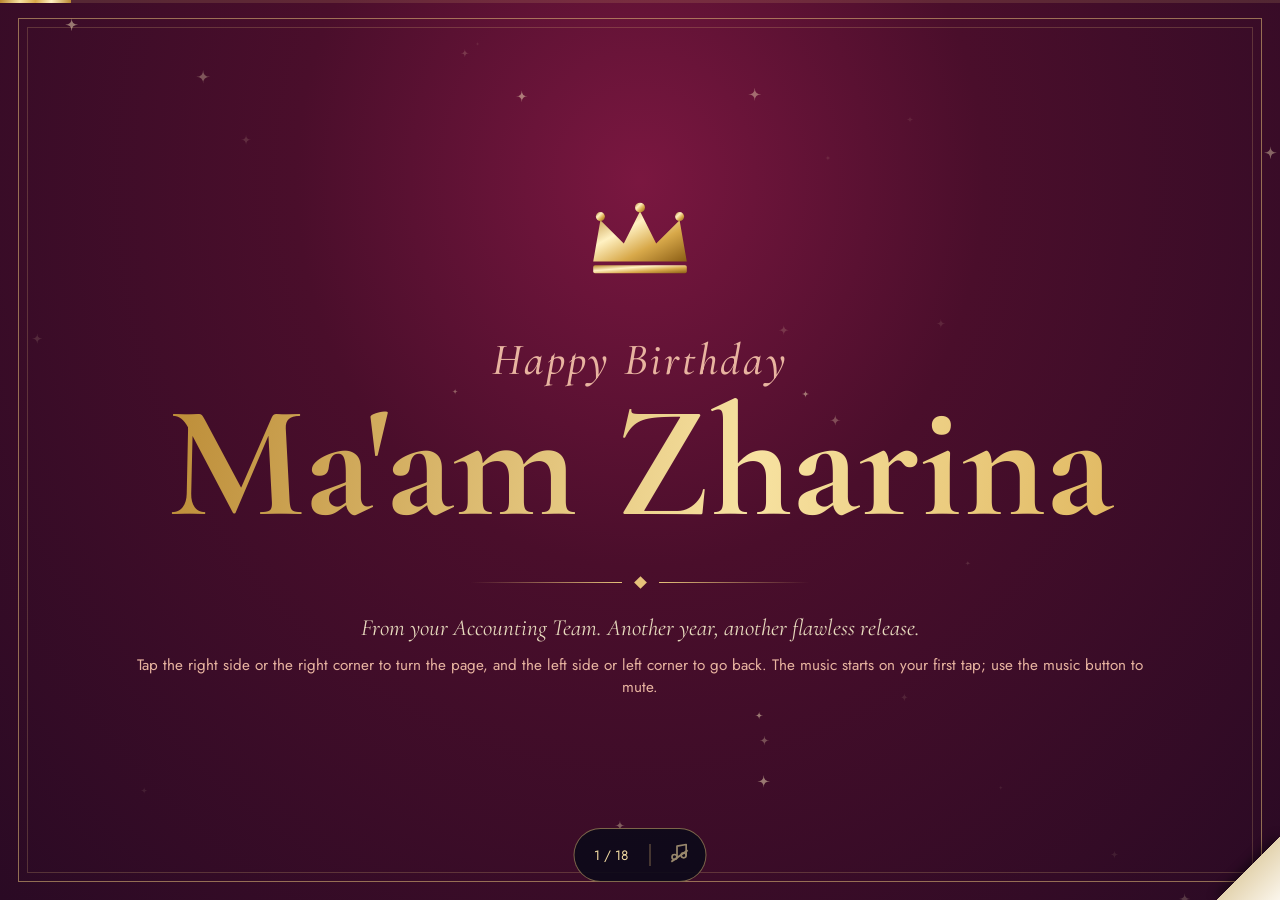
<file: index.html>
<!DOCTYPE html>
<html lang="en" class="boot">
<head>
<meta charset="utf-8">
<meta name="viewport" content="width=device-width, initial-scale=1, viewport-fit=cover">
<script>setTimeout(function(){document.documentElement.classList.remove("boot")},5000)</script>
<noscript><style>html.boot body{opacity:1!important}</style></noscript>
<title>Happy Birthday, Ma'am Zharina!</title>
<link rel="icon" type="image/svg+xml" href="https://cdn.jsdelivr.net/npm/@fortawesome/fontawesome-free@6/svgs/solid/user-secret.svg?v=3">
<link rel="shortcut icon" href="https://cdn.jsdelivr.net/npm/@fortawesome/fontawesome-free@6/svgs/solid/user-secret.svg?v=3">  
<link rel="preconnect" href="https://fonts.googleapis.com">
<link rel="preconnect" href="https://fonts.gstatic.com" crossorigin>
<link href="https://fonts.googleapis.com/css2?family=Cormorant+Garamond:ital,wght@0,500;0,700;1,500;1,700&family=Jost:wght@400;500&family=JetBrains+Mono:wght@400;700&display=swap" rel="stylesheet">
<link rel="stylesheet" href="style.css?v=20261017c">
</head>
<body>
<div class="progress" aria-hidden="true"><i id="prog"></i></div>

<svg width="0" height="0" style="position:absolute" aria-hidden="true">
  <defs>
    <linearGradient id="goldfill" x1="0" y1="0" x2="1" y2="1">
      <stop offset="0" stop-color="#b8862f"/><stop offset=".35" stop-color="#fff1c2"/>
      <stop offset=".65" stop-color="#d8a94a"/><stop offset="1" stop-color="#8a5d14"/>
    </linearGradient>
    <symbol id="crown" viewBox="0 0 120 84">
      <path d="M8 66 L16 20 L42 46 L60 10 L78 46 L104 20 L112 66 Z" fill="url(#goldfill)"/>
      <rect x="8" y="70" width="104" height="9" rx="2" fill="url(#goldfill)"/>
      <circle cx="16" cy="16" r="5" fill="url(#goldfill)"/><circle cx="60" cy="6" r="5.5" fill="url(#goldfill)"/><circle cx="104" cy="16" r="5" fill="url(#goldfill)"/>
    </symbol>
  </defs>
</svg>

<div class="deck" id="deck">

  <section class="slide s1 wine framed center" aria-label="Title">
    <div class="inner">
      <svg class="crown rise r1" aria-hidden="true"><use href="#crown"/></svg>
      <p class="whisper hb rise r2">Happy Birthday</p>
      <h1 class="name gold foil-in rise r3">Ma'am Zharina</h1>
      <div class="orn rise r4"><i></i></div>
      <p class="note rise r5">From your Accounting Team. Another year, another flawless release.</p>
      <p class="hint rise r5" id="hint">Tap the right side or the right corner to turn the page, and the left side or left corner to go back. The music starts on your first tap; use the music button to mute.</p>
    </div>
  </section>

  <section class="slide s2 ivory" aria-label="Tribute">
    <div class="inner">
      <div class="rule"></div>
      <h2>To the one who leads with <em>grace</em></h2>
      <p>Every great team has someone who keeps it steady. For the Accounting Team, that is you, <b>Ma'am Zharina</b>. Today, we celebrate you.</p>
    </div>
  </section>

  <section class="slide s3 dark" aria-label="Commit history">
    <div class="inner">
      <h2>Her commit history</h2>
      <div class="card log">
        <div class="commit"><span class="hash">commit a1b2c3d</span> <span class="head">(latest)</span><br><span class="msg">feat: led the team through every sprint</span></div>
        <div class="commit"><span class="hash">commit 7f4e9a0</span><br><span class="msg">fix: kept every month-end close calm</span></div>
        <div class="commit"><span class="hash">commit 3c8d5b2</span><br><span class="msg">refactor: turned "impossible" into "done"</span></div>
        <div class="commit"><span class="hash">commit 9e1f6d4</span><br><span class="msg">chore: never forgot to say thank you</span></div>
      </div>
    </div>
  </section>

  <section class="slide s4 wine" aria-label="Qualities">
    <div class="inner">
      <h2>Royal skills, fully unlocked</h2>
      <div class="grid">
        <div class="skill"><b class="gold">Leadership</b><span>Level: legendary</span></div>
        <div class="skill"><b class="gold">Grace under pressure</b><span>Month-end uptime: 100%</span></div>
        <div class="skill"><b class="gold">Wisdom</b><span>Variance in judgment: 0.00</span></div>
        <div class="skill"><b class="gold">Kindness</b><span>Supply: unlimited</span></div>
      </div>
    </div>
  </section>

  <section class="slide sn ivory" aria-label="Release notes">
    <div class="inner">
      <h2>Release notes: <em>the new year</em></h2>
      <div class="notes">
        <div class="note-col"><h3>New features</h3><ul><li>More wisdom, fewer meetings</li><li>Extra smiles per day</li><li>Even better leadership</li></ul></div>
        <div class="note-col"><h3>Bug fixes</h3><ul><li>Fixed: Monday blues</li><li>Fixed: coffee shortage</li><li>Fixed: month-end stress overflow</li></ul></div>
        <div class="note-col"><h3>Known issues</h3><ul><li>None found.</li><li>Every ledger balances.</li></ul></div>
      </div>
    </div>
  </section>

  <section class="slide s5 dark" aria-label="Live code">
    <div class="inner">
      <h2>Now running, in her honor</h2>
      <div class="stack">
        <div class="panel"><pre><span class="k">const</span> wishes = [<span class="s">"good health"</span>, <span class="s">"happiness"</span>,
  <span class="s">"zero bugs"</span>, <span class="s">"balanced books"</span>];

<span class="k">function</span> <span class="f">celebrate</span>(name) {
  console.<span class="f">log</span>(<span class="s">`Happy Birthday, ${name}!`</span>);
  wishes.<span class="f">forEach</span>(w =&gt;
    console.<span class="f">log</span>(<span class="s">`${w}: deployed`</span>));
  console.<span class="f">log</span>(<span class="s">"Thank you for leading us!"</span>);
}

<span class="f">celebrate</span>(<span class="s">"Ma'am Zharina"</span>);</pre></div>
        <div class="panel console" id="out" role="log" aria-live="polite"><div class="idle">Waiting to run...</div></div>
      </div>
      <button class="btn" id="run" type="button">Run it again</button>
    </div>
  </section>

  <section class="slide sp dark" aria-label="Pull request">
    <div class="inner">
      <h2>One more thing to merge</h2>
      <div class="pr">
        <span class="badge" id="badge">Open</span>
        <div class="pr-title">Merge the birthday <span>into main</span></div>
        <ul class="checks"><li>Cake: ready</li><li>Confetti: ready</li><li>Team happiness: 100%</li><li>Reviewer: Ma'am Zharina</li></ul>
        <p class="pr-status" id="prstat">Waiting for approval from Ma'am Zharina.</p>
        <button class="btn" id="merge" type="button">Approve and merge</button>
      </div>
    </div>
  </section>

  <section class="slide s6 ivory" aria-label="Wishes">
    <div class="inner">
      <h2>Four wishes, deployed</h2>
      <ul class="wishes">
        <li>Good health and a full heart</li>
        <li>Happiness with zero downtime</li>
        <li>Zero bugs, zero variances</li>
        <li>Books that always balance</li>
      </ul>
    </div>
  </section>

  <section class="slide sc wine center" aria-label="Make a wish">
    <div class="inner">
      <h2 style="color:var(--gold-pale)">Make a <em>wish</em></h2>
      <div id="cake">
        <svg class="cake" viewBox="0 0 240 220" role="img" aria-label="Birthday cake with three candles">
          <ellipse cx="120" cy="204" rx="104" ry="10" fill="url(#goldfill)"/>
          <rect x="30" y="130" width="180" height="70" rx="12" fill="#e8b4a0"/>
          <path d="M30 142 Q30 128 44 128 H196 Q210 128 210 142 Q200 156 186 142 Q172 158 158 142 Q144 158 130 142 Q116 158 102 142 Q88 158 74 142 Q60 158 46 142 Q38 150 30 142 Z" fill="#fbf6ec"/>
          <rect x="60" y="84" width="120" height="50" rx="10" fill="#fbf6ec"/>
          <path d="M60 94 Q60 84 70 84 H170 Q180 84 180 94 Q170 108 158 94 Q146 110 134 94 Q122 110 110 94 Q98 110 86 94 Q74 108 60 94 Z" fill="url(#goldfill)"/>
          <circle cx="62" cy="176" r="4" fill="url(#goldfill)"/><circle cx="92" cy="182" r="4" fill="url(#goldfill)"/><circle cx="120" cy="176" r="4" fill="url(#goldfill)"/><circle cx="148" cy="182" r="4" fill="url(#goldfill)"/><circle cx="178" cy="176" r="4" fill="url(#goldfill)"/>
          <rect x="96" y="54" width="8" height="30" rx="2" fill="url(#goldfill)"/>
          <rect x="116" y="54" width="8" height="30" rx="2" fill="url(#goldfill)"/>
          <rect x="136" y="54" width="8" height="30" rx="2" fill="url(#goldfill)"/>
          <g class="flames">
            <ellipse class="flame" cx="100" cy="44" rx="6" ry="10" fill="#ffd36e"/>
            <ellipse class="flame" cx="120" cy="44" rx="6" ry="10" fill="#ffd36e"/>
            <ellipse class="flame" cx="140" cy="44" rx="6" ry="10" fill="#ffd36e"/>
          </g>
        </svg>
      </div>
      <p class="cap" id="cap">Make a wish, Ma'am Zharina.</p>
      <button class="btn" id="blow" type="button">Blow the candles</button>
    </div>
  </section>

  <section class="slide sd ivory" aria-label="Our desks">
    <div class="inner">
      <h2>Three desks, <em>one team</em></h2>
      <div class="desks">
        <div class="desk"><b class="gold">Books</b><span>Every entry balanced</span><p>Thank you for keeping our books, and our spirits, in balance.</p></div>
        <div class="desk"><b class="gold">Taxation</b><span>Deductions found: 0</span><p>Some things cannot be deducted, like our gratitude.</p></div>
        <div class="desk"><b class="gold">Audit</b><span>Findings: none</span><p>We looked very closely. We could not find a single flaw.</p></div>
      </div>
    </div>
  </section>

  <section class="slide sj wine" aria-label="Debit and credit">
    <div class="inner">
      <h2 style="color:var(--gold-pale)">Debit and <em>Credit</em></h2>
      <div class="taccount">
        <div class="tcol"><h3>Debit</h3><ul><li>Late nights</li><li>Month-end closing</li><li>Endless reconciliations</li></ul></div>
        <div class="tcol"><h3>Credit</h3><ul><li>Your guidance</li><li>Your patience</li><li>Your kindness</li></ul></div>
      </div>
      <p class="tj">Every debit needs a credit. Today, all the credit goes to you, Ma'am Zharina.</p>
    </div>
  </section>

  <section class="slide sg1 gs ivory" aria-label="Journal entries">
    <div class="inner game">
      <h2>Post the <em>journal entries</em></h2>
      <p class="gintro">Three birthday transactions need to be recorded. For each one, choose the account to debit, the account to credit, and the amount.</p>
      <div class="gcard" id="j-card">
        <div class="gstep" id="j-step">Entry 1 of 3</div>
        <p class="gtx" id="j-tx"></p>
        <div class="jrow"><span class="jl">Debit</span><select id="j-dr" aria-label="Account to debit"></select><input id="j-dra" type="text" inputmode="decimal" autocomplete="off" placeholder="0.00" aria-label="Debit amount"></div>
        <div class="jrow"><span class="jl">Credit</span><select id="j-cr" aria-label="Account to credit"></select><input id="j-cra" type="text" inputmode="decimal" autocomplete="off" placeholder="0.00" aria-label="Credit amount"></div>
        <p class="gmsg" id="j-msg" role="status" aria-live="polite"></p>
        <div class="gbtns"><button class="btn gbtn" id="j-post" type="button">Post entry</button><button class="glink" id="j-show" type="button" hidden>Show me the answer</button></div>
      </div>
      <div class="gdone" id="j-done" hidden>
        <p id="j-done-t"></p>
        <button class="btn gbtn" id="j-next" type="button">Continue to reconciliation</button>
      </div>
      <table class="jt" id="j-table" hidden>
        <thead><tr><th>General journal</th><th class="n">Debit</th><th class="n">Credit</th></tr></thead>
        <tbody id="j-body"></tbody>
        <tfoot><tr><td>Totals</td><td class="n" id="j-td"></td><td class="n" id="j-tc"></td></tr></tfoot>
      </table>
    </div>
  </section>

  <section class="slide sg2 gs dark" aria-label="Bank reconciliation">
    <div class="inner game">
      <h2>Reconcile the <em>cash</em></h2>
      <div class="gate" id="r-gate" hidden>
        <p>Post the three journal entries first, so the books have something to reconcile.</p>
        <button class="btn gbtn" id="r-auto" type="button">Let the team post them</button>
      </div>
      <div id="r-body">
        <p class="gintro">The books and the bank statement don't agree. For each difference, choose which side needs the adjustment.</p>
        <div class="rec">
          <div class="rcol"><h3>Per books</h3><div class="rbal" id="r-bk"></div><ul class="radj" id="r-bk-adj"></ul><div class="radjt"><span>Adjusted</span><b id="r-bk-t"></b></div></div>
          <div class="rcol"><h3>Per bank</h3><div class="rbal" id="r-bn"></div><ul class="radj" id="r-bn-adj"></ul><div class="radjt"><span>Adjusted</span><b id="r-bn-t"></b></div></div>
        </div>
        <div class="rvar" id="r-var"></div>
        <div id="r-items"></div>
        <p class="gmsg" id="r-msg" role="status" aria-live="polite"></p>
        <div class="gdone" id="r-done" hidden>
          <p id="r-done-t"></p>
          <button class="btn gbtn" id="r-next" type="button">Continue to the statements</button>
        </div>
      </div>
    </div>
  </section>

  <section class="slide sg3 gs ivory" aria-label="Financial statements">
    <div class="inner game">
      <h2>Release the <em>statements</em></h2>
      <div class="gate" id="f-gate" hidden>
        <p>The statements need the journal entries and the reconciliation first.</p>
        <button class="btn gbtn" id="f-auto" type="button">Let the team finish them</button>
      </div>
      <div id="f-body">
        <div class="ftabs" role="tablist" aria-label="Statements">
          <button type="button" role="tab" data-tab="tb" aria-selected="true">Trial balance</button>
          <button type="button" role="tab" data-tab="is" aria-selected="false">Income statement</button>
          <button type="button" role="tab" data-tab="bs" aria-selected="false">Balance sheet</button>
        </div>
        <div class="fsheet" id="f-sheet"></div>
        <p class="gmsg ok" id="f-check"></p>
        <div class="gbtns"><button class="btn gbtn" id="f-sign" type="button">Ma'am Zharina signs off</button></div>
        <div id="f-stamp" hidden><div class="fstamp">Approved</div><p class="gmsg ok" id="f-final"></p></div>
      </div>
    </div>
  </section>

  <section class="slide sa dark" aria-label="Audit report">
    <div class="inner">
      <h2>Independent Auditor's Report</h2>
      <div class="audit">
        <p>We have examined Ma'am Zharina's year of leadership, month-end after month-end.</p>
        <div class="opinion gold">Unqualified Opinion</div>
        <p>In our opinion, you are free of material misstatement, and every account of kindness reconciles.</p>
        <p class="basis">Note : We never assume, unless otherwise stated. So let it be stated clearly: you are the best manager we could ask for.</p>
        <div class="sign">Signed, the Accounting Team</div>
      </div>
    </div>
  </section>

  <section class="slide s7 wine framed center" aria-label="Thank you">
    <div class="inner">
      <p class="whisper small">With heartfelt thanks,</p>
      <h2 class="big gold" style="margin:0">Ma'am Zharina</h2>
      <div class="orn"><i></i></div>
      <p class="msg2">Thank you for leading with patience, for trusting the Accounting Team, and for making the month-end days lighter. We are lucky to work with you.</p>
    </div>
  </section>

  <section class="slide st ivory center" aria-label="From the team">
    <div class="inner">
      <h2>From the <em>Accounting Team</em></h2>
      <p class="tp">Books, Taxation and Audit: one team, one big thank you. With respect and a lot of cake.</p>
      <div class="code-card">Reconciled with love.<br>Variance: 0.00</div>
    </div>
  </section>

  
  <section class="slide wishes-wall-slide ivory" aria-label="Birthday Wishes Wall">
    <div class="inner wishes-wall-inner">
      <div class="wall-heading">
        <p class="whisper">From Europac Team, with love</p>
        <h2>Birthday <em>Wishes Wall</em></h2>
        <p class="wall-intro">Warm words for Ma&rsquo;am Zharina, from the people who are lucky to work with her.</p>
      </div>

      <div class="wall-top">
        <div class="wall-photo-frame">
          <span class="photo-tape photo-tape-top" aria-hidden="true"></span>
          <img class="wall-portrait" src="images/zharina.jpg" alt="Ma&rsquo;am Zharina" onerror="this.parentNode.hidden=true">
          <p class="wall-photo-caption">Celebrating you, Ma&rsquo;am Zharina</p>
          <span class="photo-tape photo-tape-bottom" aria-hidden="true"></span>
        </div>

        <article class="team-note" aria-label="Message from Europac Team">
          <span class="team-note-tape" aria-hidden="true"></span>
          <p class="team-note-from">From Europac Team</p>
          <p class="team-note-body">Dear Ma&rsquo;am Zharina, thank you for leading us with patience, for trusting us, and for making even the busiest month-end feel manageable. Today we celebrate you. Happy Birthday from all of us at Europac!</p>
          <p class="team-note-sign">With respect and a lot of cake,<br><b>Your Europac Team</b></p>
        </article>
      </div>

      <div class="wall-list-head">
        <h3>Messages from everyone</h3>
        <span class="wall-note-count" id="wall-wish-count">Loading wishes&hellip;</span>
      </div>
      <div id="birthday-wishes-wall" class="birthday-wishes-wall" aria-live="polite" aria-label="Birthday messages">
        <p class="wish-empty">Loading birthday wishes&hellip;</p>
      </div>

      <div class="wall-footer">
        <p>Every kind word makes this celebration more special.</p>
        <div class="wall-actions">
          <a class="btn wall-leave-wish" href="./wishes/" target="_blank" rel="noopener noreferrer"><span aria-hidden="true">&#9998;</span> Leave a Birthday Wish</a>
          <button class="btn wall-sparkle" id="more" type="button">More sparkle</button>
        </div>
      </div>
    </div>
  </section>

</div>

<nav class="bar" aria-label="Slide navigation">
  <button id="prev" type="button" aria-label="Previous slide"><svg width="20" height="20" viewBox="0 0 24 24" fill="none" stroke="currentColor" stroke-width="2.2" stroke-linecap="round" stroke-linejoin="round" aria-hidden="true"><path d="M15 5l-7 7 7 7"/></svg></button>
  <span class="count" id="count">1 / 15</span>
  <button id="next" type="button" aria-label="Next slide"><svg width="20" height="20" viewBox="0 0 24 24" fill="none" stroke="currentColor" stroke-width="2.2" stroke-linecap="round" stroke-linejoin="round" aria-hidden="true"><path d="M9 5l7 7-7 7"/></svg></button>
  <span class="sep" aria-hidden="true"></span>
  <button id="music" class="off" type="button" aria-label="Music on or off" aria-pressed="false"><svg width="20" height="20" viewBox="0 0 24 24" fill="none" stroke="currentColor" stroke-width="2" stroke-linecap="round" stroke-linejoin="round" aria-hidden="true"><path d="M9 18V5l11-2v13"/><circle cx="6" cy="18" r="3"/><circle cx="17" cy="16" r="3"/></svg></button>
</nav>
<div class="curl" id="curl" role="button" tabindex="0" aria-label="Next page"></div>
<div class="curl curl-back" id="curlb" role="button" tabindex="0" aria-label="Previous page"></div>
<canvas id="fx" aria-hidden="true"></canvas>

<script src="script.js?v=20261017c"></script>
<script src="game.js?v=20261017c"></script>
<script type="module" src="wall.js?v=20261017c"></script>
</body>
</html>
</file>
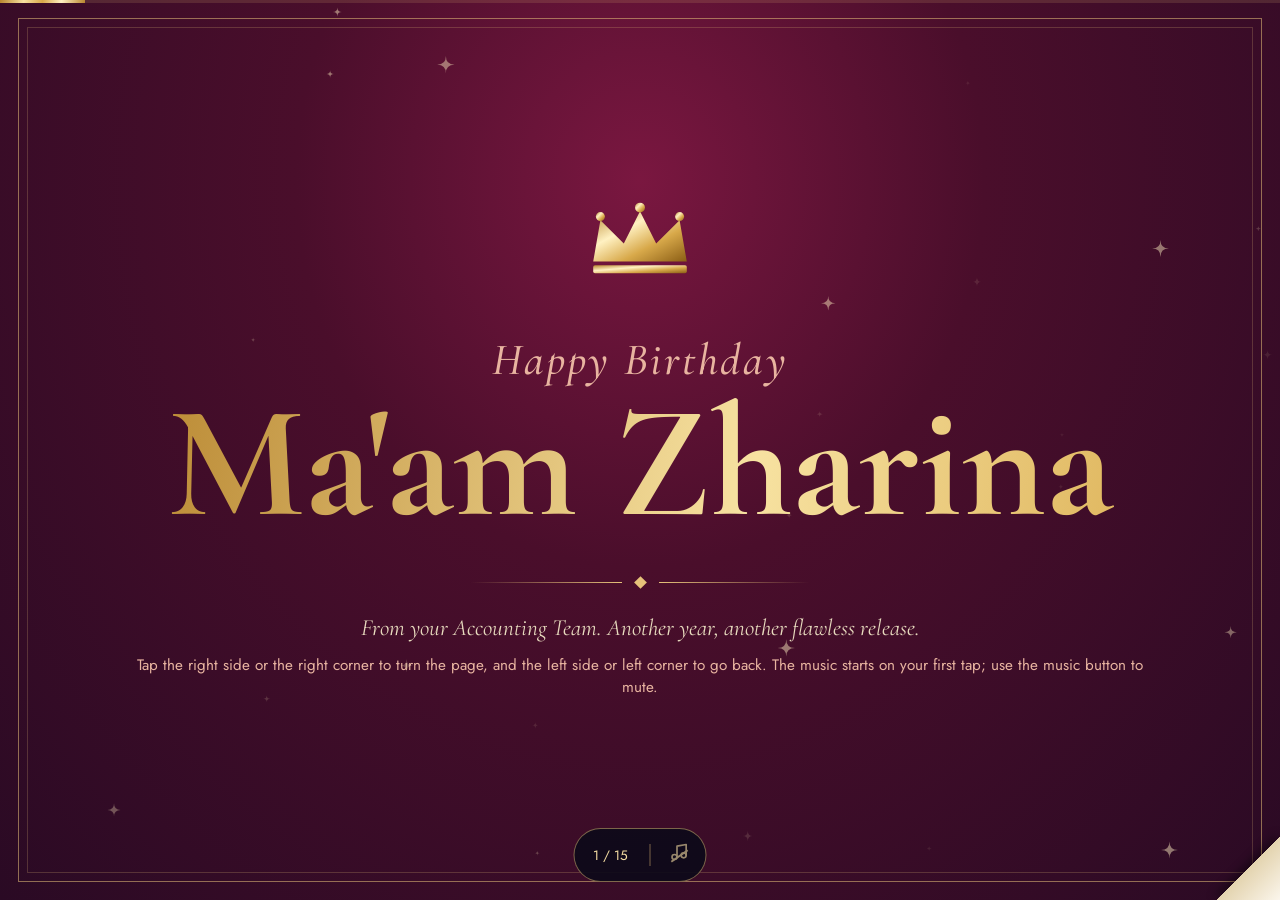
<file: HBD_MA'AM ZHARINA.html>
<!DOCTYPE html>
<html lang="en">
<head>
<meta charset="utf-8">
<meta name="viewport" content="width=device-width, initial-scale=1, viewport-fit=cover">
<title>Happy Birthday, Ma'am Zharina! (book)</title>
<link rel="preconnect" href="https://fonts.googleapis.com">
<link rel="preconnect" href="https://fonts.gstatic.com" crossorigin>
<link href="https://fonts.googleapis.com/css2?family=Cormorant+Garamond:ital,wght@0,500;0,700;1,500;1,700&family=Jost:wght@400;500&family=JetBrains+Mono:wght@400;700&display=swap" rel="stylesheet">
<style>
  :root {
    box-sizing: border-box;
    padding-top: env(safe-area-inset-top, 0px);
    padding-bottom: env(safe-area-inset-bottom, 0px);
    --page: #0e0a1a;
    --night: #0e0a1a;
    --wine: #4a0e2b;
    --wine-deep: #2a0a24;
    --wine-glow: #7a1740;
    --gold: #e6c27a;
    --gold-deep: #b8862f;
    --gold-pale: #fff1c2;
    --rose: #e8b4a0;
    --ivory: #fbf6ec;
    --ivory-ink: #3a0c22;
    --pill-bg: rgba(14,10,26,.92);
    --pill-ink: #f3dca3;
    --pill-line: rgba(230,194,122,.5);
    --display: "Cormorant Garamond", Georgia, "Times New Roman", serif;
    --body: "Jost", system-ui, -apple-system, "Segoe UI", sans-serif;
    --mono: "JetBrains Mono", ui-monospace, Menlo, Consolas, monospace;
    --foil: linear-gradient(100deg, #b8862f 0%, #f7e2a1 28%, #d8a94a 50%, #fff1c2 72%, #b8862f 100%);
  }
  @media (prefers-color-scheme: dark) {
    :root:not([data-theme="light"]) { --page: #07050f; --pill-bg: rgba(7,5,15,.95); }
  }
  :root[data-theme="dark"] { --page: #07050f; --pill-bg: rgba(7,5,15,.95); }
  html { scroll-padding-top: env(safe-area-inset-top, 0px); height: 100%; }
  *, *::before, *::after { box-sizing: border-box; }
  body { margin: 0; height: 100%; background: var(--page); font-family: var(--body); overflow: hidden; }

  .deck { position: relative; width: 100%; height: 100%; }
  .slide {
    position: absolute; inset: 0;
    display: flex; flex-direction: column; justify-content: center;
    padding: clamp(28px, 7vmin, 80px) clamp(24px, 8vw, 110px) 100px;
    overflow-y: auto; overflow-x: hidden;
    opacity: 0; visibility: hidden; transform: scale(1.02);
    transition: opacity .6s ease, transform .6s ease, visibility 0s linear .6s;
  }
  .slide.past { transform: scale(.98); }
  .slide.active { opacity: 1; visibility: visible; transform: none; transition-delay: 0s; }
  .inner { width: 100%; max-width: 1040px; margin: 0 auto; }
  .center { text-align: center; }

  /* surfaces */
  .dark   { background: radial-gradient(ellipse at 50% 0%, #1f1238 0%, var(--night) 62%); color: #f4ecdc; }
  .wine   { background: radial-gradient(ellipse at 50% 20%, var(--wine-glow) 0%, var(--wine) 38%, var(--wine-deep) 100%); color: #f7e9dc; }
  .ivory  { background: radial-gradient(ellipse at 80% 0%, #fffdf8 0%, var(--ivory) 60%, #f1e7d3 100%); color: var(--ivory-ink); }
  .framed::after { content: ""; position: absolute; inset: clamp(10px, 2vmin, 22px); border: 1px solid rgba(230,194,122,.55); pointer-events: none; }
  .framed::before { content: ""; position: absolute; inset: clamp(16px, 3vmin, 30px); border: 1px solid rgba(230,194,122,.22); pointer-events: none; }

  h1, h2 { font-family: var(--display); font-weight: 700; margin: 0; line-height: 1; }
  h2 { font-size: clamp(2rem, min(7.4vw, 11vh), 4.6rem); margin-bottom: clamp(18px, 4vh, 40px); letter-spacing: -.005em; }
  h2 em { font-style: italic; font-weight: 500; }
  p { margin: 0; }
  .gold { background: var(--foil); background-size: 220% 100%; background-position: 100% 0; -webkit-background-clip: text; background-clip: text; color: transparent; -webkit-text-fill-color: transparent; }
  .ivory .gold { background-image: linear-gradient(100deg, #8a5d14 0%, #c8962f 30%, #a8761c 60%, #d9aa45 100%); }
  .whisper { font-family: var(--display); font-style: italic; font-weight: 500; letter-spacing: .06em; }

  .orn { display: flex; align-items: center; justify-content: center; gap: 14px; margin: clamp(14px, 3vh, 28px) auto; max-width: 340px; }
  .orn::before, .orn::after { content: ""; flex: 1; height: 1px; background: linear-gradient(90deg, transparent, var(--gold)); }
  .orn::after { background: linear-gradient(270deg, transparent, var(--gold)); }
  .orn i { width: 9px; height: 9px; background: var(--gold); transform: rotate(45deg); }

  .crown { width: clamp(62px, 12vh, 110px); height: auto; display: block; margin: 0 auto clamp(8px, 2vh, 18px); }

  /* 1 — title */
  .s1 .rise { opacity: 0; transform: translateY(26px); transition: opacity .9s ease, transform .9s cubic-bezier(.2,.8,.2,1); }
  .s1.shown .rise { opacity: 1; transform: none; }
  .s1.shown .r1 { transition-delay: .1s; } .s1.shown .r2 { transition-delay: .35s; }
  .s1.shown .r3 { transition-delay: .65s; } .s1.shown .r4 { transition-delay: .95s; } .s1.shown .r5 { transition-delay: 1.2s; }
  .s1 .hb { font-size: clamp(1.4rem, 4.6vw, 2.8rem); color: var(--rose); }
  .s1 .name { font-size: clamp(3rem, min(17vw, 24vh), 10rem); line-height: .95; padding-bottom: .08em; }
  .foil-in { transition: background-position 2.6s ease .8s; }
  .shown .foil-in { background-position: 0% 0; }
  .s1 .note { font-family: var(--mono); font-size: clamp(.72rem, 2vw, .95rem); color: #cdbfa0; }

  /* 2 — tribute */
  .s2 h2 { max-width: 14ch; }
  .s2 p { font-size: clamp(1.15rem, 3vw, 1.85rem); line-height: 1.5; max-width: 34ch; font-family: var(--display); font-weight: 500; }
  .s2 p b { font-weight: 700; }
  .s2 .rule { width: 90px; height: 3px; background: linear-gradient(90deg, #a8761c, #e6c27a); margin: 0 0 clamp(18px, 3.5vh, 30px); }
  .s2.shown .rule { animation: grow .9s ease both; }
  @keyframes grow { from { width: 0; } to { width: 90px; } }

  /* 3 — commits */
  .s3 h2 { color: var(--gold); }
  .card { border: 1px solid rgba(230,194,122,.5); background: rgba(255,255,255,.03); padding: clamp(16px, 3vh, 30px) clamp(16px, 3vw, 34px); box-shadow: 0 0 0 5px rgba(230,194,122,.06); }
  .log { font-family: var(--mono); font-size: clamp(.74rem, 2.2vw, 1.1rem); line-height: 1.65; }
  .commit { margin-bottom: clamp(12px, 2.4vh, 22px); opacity: 0; transform: translateY(10px); transition: opacity .5s ease, transform .5s ease; }
  .commit:last-child { margin-bottom: 0; }
  .s3.shown .commit { opacity: 1; transform: none; }
  .s3.shown .commit:nth-child(1) { transition-delay: .3s; } .s3.shown .commit:nth-child(2) { transition-delay: .6s; }
  .s3.shown .commit:nth-child(3) { transition-delay: .9s; } .s3.shown .commit:nth-child(4) { transition-delay: 1.2s; }
  .hash { color: var(--gold); } .head { color: var(--rose); } .msg { color: #fff6e4; font-weight: 700; }

  /* 4 — skills */
  .s4 h2 { color: var(--gold-pale); }
  .grid { display: grid; grid-template-columns: 1fr; gap: clamp(14px, 3vh, 30px) 48px; }
  @media (min-width: 700px) { .grid { grid-template-columns: 1fr 1fr; } }
  .skill { border-top: 1px solid rgba(230,194,122,.55); padding-top: 12px; opacity: 0; transform: translateY(14px); transition: opacity .6s ease, transform .6s ease; }
  .s4.shown .skill { opacity: 1; transform: none; }
  .s4.shown .skill:nth-child(2) { transition-delay: .2s; } .s4.shown .skill:nth-child(3) { transition-delay: .4s; } .s4.shown .skill:nth-child(4) { transition-delay: .6s; }
  .skill b { display: block; font-family: var(--display); font-size: clamp(1.6rem, 4.2vw, 2.6rem); font-weight: 700; line-height: 1.05; }
  .skill span { font-family: var(--mono); font-size: clamp(.72rem, 1.8vw, .9rem); color: var(--rose); }

  /* 5 — code */
  .s5 h2 { color: var(--gold); }
  .stack { display: grid; grid-template-columns: 1fr; gap: 14px; }
  @media (min-width: 880px) { .stack { grid-template-columns: 1.15fr 1fr; } }
  .panel { font-family: var(--mono); font-size: clamp(.7rem, 1.9vw, .9rem); line-height: 1.7; overflow-x: auto; border: 1px solid rgba(230,194,122,.5); background: rgba(255,255,255,.035); padding: 16px 18px; color: #efe6d2; }
  .panel pre { margin: 0; white-space: pre; }
  .k { color: #f2a6c4; } .s { color: var(--gold); } .f { color: #9be8d2; }
  .console { min-height: 200px; }
  .console .line { white-space: pre-wrap; }
  .console .ok { color: #9be8d2; } .console .big { color: var(--gold-pale); font-weight: 700; } .console .idle { color: #8f86a8; }
  .btn {
    font-family: var(--display); font-size: 1.35rem; font-weight: 700; font-style: italic;
    background: var(--foil); background-size: 200% 100%; color: #2a0a1a; border: 0; border-radius: 99px;
    padding: 11px 30px 9px; cursor: pointer; margin-top: 16px;
    box-shadow: 0 6px 24px rgba(230,194,122,.28);
  }
  .btn:active { transform: translateY(1px); }

  /* 6 — wishes */
  .s6 h2 { color: var(--ivory-ink); }
  .wishes { list-style: none; margin: 0; padding: 0; }
  .wishes li {
    font-family: var(--display); font-style: italic; font-weight: 500; line-height: 1.1;
    font-size: clamp(1.5rem, min(5.6vw, 8.4vh), 3.4rem);
    padding: .38em 0 .32em; border-bottom: 1px solid rgba(138,93,20,.45);
    display: flex; align-items: baseline; gap: .6em;
    opacity: 0; transform: translateX(-18px); transition: opacity .6s ease, transform .6s ease;
  }
  .wishes li::before { content: ""; flex: none; width: .3em; height: .3em; background: #b8862f; transform: rotate(45deg) translateY(-.08em); }
  .wishes li:last-child { border-bottom: 0; }
  .s6.shown .wishes li { opacity: 1; transform: none; }
  .s6.shown .wishes li:nth-child(1) { transition-delay: .2s; } .s6.shown .wishes li:nth-child(2) { transition-delay: .5s; }
  .s6.shown .wishes li:nth-child(3) { transition-delay: .8s; } .s6.shown .wishes li:nth-child(4) { transition-delay: 1.1s; }

  /* 7 — thanks */
  .s7 .small { font-size: clamp(1.6rem, 5vw, 3rem); color: var(--rose); }
  .s7 .big { font-family: var(--display); font-weight: 700; font-size: clamp(3rem, min(16vw, 22vh), 9rem); line-height: .98; padding-bottom: .06em; }
  .s7 p.msg2 { font-family: var(--display); font-size: clamp(1.15rem, 3vw, 1.8rem); line-height: 1.5; max-width: 32ch; margin: 0 auto; color: #f7e9dc; }

  /* 8 — finale */
  .s8 .hb { font-family: var(--display); font-weight: 700; font-size: clamp(2.8rem, min(13vw, 19vh), 8.4rem); line-height: .95; padding-bottom: .06em; }
  .s8 .nm { font-family: var(--display); font-style: italic; font-weight: 500; font-size: clamp(1.7rem, 6vw, 3.6rem); color: var(--ivory); margin-top: 6px; }
  .s8 .exit { font-family: var(--mono); font-size: clamp(.74rem, 2vw, .95rem); color: #cdbfa0; margin-top: clamp(14px, 3vh, 26px); }

  /* release notes */
  .sn h2 { color: var(--ivory-ink); }
  .notes { display: grid; grid-template-columns: 1fr; gap: clamp(14px, 3vh, 28px) 40px; }
  @media (min-width: 760px) { .notes { grid-template-columns: repeat(3, 1fr); } }
  .note-col { border-top: 2px solid #b8862f; padding-top: 12px; opacity: 0; transform: translateY(14px); transition: opacity .6s ease, transform .6s ease; }
  .note-col h3 { font-family: var(--display); font-size: clamp(1.5rem, 3.4vw, 2.2rem); margin: 0 0 8px; }
  .note-col ul { list-style: none; margin: 0; padding: 0; }
  .note-col li { font-family: var(--mono); font-size: clamp(.74rem, 1.9vw, .95rem); line-height: 1.55; margin-bottom: 8px; }
  .sn.shown .note-col { opacity: 1; transform: none; }
  .sn.shown .note-col:nth-child(2) { transition-delay: .25s; } .sn.shown .note-col:nth-child(3) { transition-delay: .5s; }

  /* pull request */
  .sp h2 { color: var(--gold); }
  .pr { border: 1px solid rgba(230,194,122,.5); background: rgba(255,255,255,.035); padding: clamp(16px, 3vh, 28px) clamp(16px, 3vw, 32px); box-shadow: 0 0 0 5px rgba(230,194,122,.06); }
  .badge { display: inline-block; font-family: var(--mono); font-size: .8rem; padding: 4px 14px; border-radius: 99px; border: 1px solid var(--gold); color: var(--gold); margin-bottom: 12px; }
  .badge.merged { background: var(--foil); color: #2a0a1a; border-color: transparent; font-weight: 700; }
  .pr-title { font-family: var(--display); font-size: clamp(1.4rem, 4vw, 2.5rem); font-weight: 700; color: var(--gold-pale); line-height: 1.15; margin-bottom: 12px; }
  .pr-title span { color: var(--rose); font-weight: 500; font-style: italic; }
  .checks { list-style: none; margin: 0 0 14px; padding: 0; font-family: var(--mono); font-size: clamp(.74rem, 2vw, 1rem); line-height: 1.9; color: #9be8d2; }
  .pr-status { font-family: var(--mono); font-size: clamp(.74rem, 2vw, 1rem); color: #cdbfa0; min-height: 1.6em; }
  .btn[disabled] { opacity: .75; cursor: default; }

  /* cake */
  .cake { width: min(62vw, 300px, 38vh); height: auto; display: block; margin: 0 auto 6px; overflow: visible; }
  .flame { transform-box: fill-box; transform-origin: 50% 100%; transition: opacity .5s ease, transform .5s ease; animation: flick 1.1s ease-in-out infinite alternate; }
  .flame:nth-child(2) { animation-delay: .25s; } .flame:nth-child(3) { animation-delay: .5s; }
  @keyframes flick { from { transform: scale(1, 1) rotate(-3deg); } to { transform: scale(.9, 1.12) rotate(3deg); } }
  #cake.out .flame { opacity: 0; animation: none; transform: scale(.2); }
  .cap { font-family: var(--display); font-style: italic; font-weight: 500; font-size: clamp(1.2rem, 3.6vw, 2rem); color: var(--rose); min-height: 1.4em; }

  /* team */
  .st h2 { color: var(--ivory-ink); }
  .st .tp { font-family: var(--display); font-size: clamp(1.2rem, 3.4vw, 2rem); font-weight: 500; }
  .code-card { display: inline-block; max-width: 100%; overflow-x: auto; margin-top: clamp(16px, 3vh, 28px); background: var(--ivory-ink); color: var(--gold-pale); font-family: var(--mono); font-size: clamp(.74rem, 2.3vw, 1.1rem); padding: 14px 22px; border-radius: 4px; white-space: pre; text-align: left; }

  /* desks */
  .sd h2 { color: var(--ivory-ink); }
  .desks { display: grid; grid-template-columns: 1fr; gap: clamp(14px, 3vh, 28px) 40px; }
  @media (min-width: 760px) { .desks { grid-template-columns: repeat(3, 1fr); } }
  .desk { border-top: 2px solid #b8862f; padding-top: 12px; opacity: 0; transform: translateY(14px); transition: opacity .6s ease, transform .6s ease; }
  .desk b { display: block; font-family: var(--display); font-size: clamp(2rem, 5vw, 3.2rem); line-height: 1.05; }
  .desk span { display: block; font-family: var(--mono); font-size: clamp(.72rem, 1.8vw, .9rem); margin: 4px 0 10px; }
  .desk p { font-family: var(--display); font-size: clamp(1.1rem, 2.4vw, 1.5rem); line-height: 1.4; font-weight: 500; }
  .sd.shown .desk { opacity: 1; transform: none; }
  .sd.shown .desk:nth-child(2) { transition-delay: .25s; } .sd.shown .desk:nth-child(3) { transition-delay: .5s; }

  /* audit */
  .sa h2 { color: var(--gold); }
  .audit { border: 1px solid rgba(230,194,122,.5); background: rgba(255,255,255,.035); padding: clamp(18px, 3.4vh, 32px) clamp(18px, 3.4vw, 38px); box-shadow: 0 0 0 5px rgba(230,194,122,.06); }
  .audit p { font-family: var(--display); font-size: clamp(1.1rem, 2.8vw, 1.7rem); line-height: 1.45; margin-bottom: .7em; color: #f4ecdc; max-width: 42ch; }
  .opinion { display: inline-block; margin: 6px 0 14px; border: 3px double var(--gold); padding: .12em .7em .08em; font-family: var(--display); font-style: italic; font-weight: 700; font-size: clamp(1.7rem, 6vw, 3.6rem); line-height: 1.1; opacity: 0; transform: rotate(-3deg) scale(1.4); transition: opacity .5s ease .9s, transform .5s ease .9s; }
  .sa.shown .opinion { opacity: 1; transform: rotate(-3deg) scale(1); }
  .sign { font-family: var(--mono); font-size: clamp(.74rem, 1.9vw, .95rem); color: var(--rose); }

  .s1 .hint { margin-top: 12px; font-size: clamp(.8rem, 2vw, .95rem); color: var(--rose); }
  /* chrome */
  .progress { position: fixed; top: env(safe-area-inset-top, 0px); left: 0; right: 0; height: 3px; background: rgba(230,194,122,.15); z-index: 5; }
  .progress i { display: block; height: 100%; width: 0; background: var(--foil); transition: width .5s ease; }
  .bar {
    position: fixed; left: 50%; bottom: 0; transform: translateX(-50%);
    margin-bottom: calc(18px + env(safe-area-inset-bottom, 0px));
    display: flex; align-items: center; gap: 6px; z-index: 5;
    background: var(--pill-bg); color: var(--pill-ink); border: 1px solid var(--pill-line);
    border-radius: 99px; padding: 5px;
  }
  .bar button { font: inherit; font-size: 1.2rem; width: 42px; height: 42px; border-radius: 50%; border: 0; background: transparent; color: inherit; cursor: pointer; }
  .bar button:hover:not(:disabled) { background: rgba(230,194,122,.16); }
  .bar button:disabled { opacity: .3; cursor: default; }
  .bar .sep { width: 1px; height: 22px; background: var(--pill-line); margin: 0 2px; }
  #music { position: relative; font-size: 1.15rem; }
  #music.off { opacity: .6; }
  #music.off::after { content: ""; position: absolute; left: 11px; right: 11px; top: 50%; height: 2px; background: currentColor; transform: rotate(-35deg); }
  .count { font-family: var(--mono); font-size: .85rem; min-width: 62px; text-align: center; }
  button:focus-visible { outline: 3px solid var(--gold-pale); outline-offset: 2px; }
  canvas { position: fixed; inset: 0; width: 100%; height: 100%; pointer-events: none; z-index: 4; }

  @media (prefers-reduced-motion: reduce) {
    .slide, .s1 .rise, .foil-in, .commit, .skill, .note-col, .desk, .opinion, .wishes li, .progress i { transition: none !important; }
    .s2.shown .rule { animation: none; width: 90px; }
    .flame { animation: none !important; }
  }
  /* book version: pages turn like a book, no arrow buttons */
  .deck { perspective: 2600px; perspective-origin: 50% 40%; }
  .slide {
    display: block; padding: 0; overflow: visible;
    opacity: 1; visibility: visible; transform: none;
    transform-origin: left center; transform-style: preserve-3d;
    transition: transform 1.25s cubic-bezier(.65,.05,.25,1);
    pointer-events: none;
  }
  .slide.active { transform: none; pointer-events: auto; }
  .slide.past { transform: rotateY(-180deg); }
  .pg {
    position: absolute; inset: 0;
    display: flex; flex-direction: column; justify-content: center;
    padding: clamp(28px, 7vmin, 80px) clamp(24px, 8vw, 110px) 100px;
    overflow-y: auto; overflow-x: hidden;
    backface-visibility: hidden;
  }
  .back {
    position: absolute; inset: 0; transform: rotateY(180deg); backface-visibility: hidden;
    background: linear-gradient(90deg, #e3d3ae 0%, #f6eddb 22%, #fbf6ec 50%, #f6eddb 78%, #e3d3ae 100%);
  }
  .back::after { content: ""; position: absolute; left: 50%; top: 50%; width: 16px; height: 16px; margin: -8px 0 0 -8px; border: 1px solid #b8862f; transform: rotate(45deg); }
  .shade { position: absolute; inset: 0; pointer-events: none; backface-visibility: hidden; opacity: 0; transition: opacity 1.25s ease; background: linear-gradient(90deg, rgba(0,0,0,.5), rgba(0,0,0,0) 70%); }
  .slide.past .shade { opacity: 1; }
  .framed::before, .framed::after { display: none; }
  .framed .pg::before { content: ""; position: absolute; inset: clamp(16px, 3vmin, 30px); border: 1px solid rgba(230,194,122,.22); pointer-events: none; }
  .framed .pg::after { content: ""; position: absolute; inset: clamp(10px, 2vmin, 22px); border: 1px solid rgba(230,194,122,.55); pointer-events: none; }
  #prev, #next { display: none; }
  .curl.curl-back { right: auto; left: 0; background: linear-gradient(225deg, transparent 50%, #e3d3ae 50%, #fbf6ec 100%); filter: drop-shadow(3px -3px 5px rgba(0,0,0,.4)); }
  .curl {
    position: fixed; right: 0; bottom: env(safe-area-inset-bottom, 0px); width: 64px; height: 64px; z-index: 6; cursor: pointer;
    background: linear-gradient(135deg, transparent 50%, #e3d3ae 50%, #fbf6ec 100%);
    filter: drop-shadow(-3px -3px 5px rgba(0,0,0,.4));
    transition: width .25s ease, height .25s ease;
  }
  .curl:hover, .curl:focus-visible { width: 84px; height: 84px; outline: none; }
  @media (prefers-reduced-motion: reduce) { .slide, .shade, .curl { transition: none !important; } }
  /* clean text: no code-style comments or symbols in the greeting text */
  .s1 .note { font-family: var(--display); font-style: italic; font-size: clamp(1.05rem, 2.8vw, 1.45rem); color: #e6d9bd; }
  .skill span { font-family: var(--body); font-size: clamp(.95rem, 2.3vw, 1.15rem); }
  .note-col li { font-family: var(--body); font-size: clamp(1rem, 2.4vw, 1.2rem); line-height: 1.5; }
  .desk span { font-family: var(--body); font-size: clamp(.95rem, 2.2vw, 1.1rem); }
  .s8 .exit { font-family: var(--display); font-style: italic; font-size: clamp(1.2rem, 3.4vw, 2rem); color: var(--rose); }
  .code-card { font-family: var(--display); font-style: italic; font-size: clamp(1.2rem, 3.4vw, 2rem); white-space: normal; text-align: center; line-height: 1.3; padding: 14px 28px; }
  .checks { font-family: var(--body); font-size: clamp(1rem, 2.4vw, 1.2rem); line-height: 1.8; }
  .checks li::before { content: ""; display: inline-block; width: .38em; height: .38em; background: var(--gold); transform: rotate(45deg); margin-right: .7em; vertical-align: .08em; }
  .pr-status { font-family: var(--body); font-size: clamp(1rem, 2.4vw, 1.2rem); }
  .badge, .count { font-family: var(--body); }
  .sign { font-family: var(--display); font-style: italic; font-size: clamp(1.1rem, 2.8vw, 1.5rem); }
  /* debit / credit */
  .taccount { display: grid; grid-template-columns: 1fr 1fr; border-top: 2px solid var(--gold); }
  .tcol { padding: clamp(10px, 2vh, 18px) clamp(12px, 3vw, 32px); opacity: 0; transform: translateY(14px); transition: opacity .6s ease, transform .6s ease; }
  .tcol + .tcol { border-left: 2px solid var(--gold); }
  .tcol h3 { font-family: var(--display); font-size: clamp(1.7rem, 4.4vw, 2.8rem); margin: 0 0 8px; color: var(--gold); }
  .tcol ul { list-style: none; margin: 0; padding: 0; }
  .tcol li { font-family: var(--body); font-size: clamp(1rem, 2.6vw, 1.5rem); line-height: 1.5; margin-bottom: 6px; color: #f7e9dc; }
  .tj { margin-top: clamp(16px, 3vh, 28px); font-family: var(--display); font-style: italic; font-size: clamp(1.3rem, 3.6vw, 2.2rem); line-height: 1.3; color: var(--rose); opacity: 0; transition: opacity .9s ease 1.1s; }
  .sj.shown .tcol { opacity: 1; transform: none; }
  .sj.shown .tcol + .tcol { transition-delay: .3s; }
  .sj.shown .tj { opacity: 1; }
  .audit p.basis { font-size: clamp(1rem, 2.4vw, 1.4rem); font-style: italic; color: var(--rose); }
  @media (prefers-reduced-motion: reduce) { .tcol, .tj { transition: none !important; } }
</style>
</head>
<body>
<div class="progress" aria-hidden="true"><i id="prog"></i></div>

<svg width="0" height="0" style="position:absolute" aria-hidden="true">
  <defs>
    <linearGradient id="goldfill" x1="0" y1="0" x2="1" y2="1">
      <stop offset="0" stop-color="#b8862f"/><stop offset=".35" stop-color="#fff1c2"/>
      <stop offset=".65" stop-color="#d8a94a"/><stop offset="1" stop-color="#8a5d14"/>
    </linearGradient>
    <symbol id="crown" viewBox="0 0 120 84">
      <path d="M8 66 L16 20 L42 46 L60 10 L78 46 L104 20 L112 66 Z" fill="url(#goldfill)"/>
      <rect x="8" y="70" width="104" height="9" rx="2" fill="url(#goldfill)"/>
      <circle cx="16" cy="16" r="5" fill="url(#goldfill)"/><circle cx="60" cy="6" r="5.5" fill="url(#goldfill)"/><circle cx="104" cy="16" r="5" fill="url(#goldfill)"/>
    </symbol>
  </defs>
</svg>

<div class="deck" id="deck">

  <section class="slide s1 wine framed center" aria-label="Title">
    <div class="inner">
      <svg class="crown rise r1" aria-hidden="true"><use href="#crown"/></svg>
      <p class="whisper hb rise r2">Happy Birthday</p>
      <h1 class="name gold foil-in rise r3">Ma'am Zharina</h1>
      <div class="orn rise r4"><i></i></div>
      <p class="note rise r5">From your Accounting Team. Another year, another flawless release.</p>
      <p class="hint rise r5" id="hint">Tap the right side or the right corner to turn the page, and the left side or left corner to go back. The music starts on your first tap; use the music button to mute.</p>
    </div>
  </section>

  <section class="slide s2 ivory" aria-label="Tribute">
    <div class="inner">
      <div class="rule"></div>
      <h2>To the one who leads with <em>grace</em></h2>
      <p>Every great team has someone who keeps it steady. For the Accounting Team, that is you, <b>Ma'am Zharina</b>. Today, we celebrate you.</p>
    </div>
  </section>

  <section class="slide s3 dark" aria-label="Commit history">
    <div class="inner">
      <h2>Her commit history</h2>
      <div class="card log">
        <div class="commit"><span class="hash">commit a1b2c3d</span> <span class="head">(latest)</span><br><span class="msg">feat: led the team through every sprint</span></div>
        <div class="commit"><span class="hash">commit 7f4e9a0</span><br><span class="msg">fix: kept every month-end close calm</span></div>
        <div class="commit"><span class="hash">commit 3c8d5b2</span><br><span class="msg">refactor: turned "impossible" into "done"</span></div>
        <div class="commit"><span class="hash">commit 9e1f6d4</span><br><span class="msg">chore: never forgot to say thank you</span></div>
      </div>
    </div>
  </section>

  <section class="slide s4 wine" aria-label="Qualities">
    <div class="inner">
      <h2>Royal skills, fully unlocked</h2>
      <div class="grid">
        <div class="skill"><b class="gold">Leadership</b><span>Level: legendary</span></div>
        <div class="skill"><b class="gold">Grace under pressure</b><span>Month-end uptime: 100%</span></div>
        <div class="skill"><b class="gold">Wisdom</b><span>Variance in judgment: 0.00</span></div>
        <div class="skill"><b class="gold">Kindness</b><span>Supply: unlimited</span></div>
      </div>
    </div>
  </section>

  <section class="slide sn ivory" aria-label="Release notes">
    <div class="inner">
      <h2>Release notes: <em>the new year</em></h2>
      <div class="notes">
        <div class="note-col"><h3>New features</h3><ul><li>More wisdom, fewer meetings</li><li>Extra smiles per day</li><li>Even better leadership</li></ul></div>
        <div class="note-col"><h3>Bug fixes</h3><ul><li>Fixed: Monday blues</li><li>Fixed: coffee shortage</li><li>Fixed: month-end stress overflow</li></ul></div>
        <div class="note-col"><h3>Known issues</h3><ul><li>None found.</li><li>Every ledger balances.</li></ul></div>
      </div>
    </div>
  </section>

  <section class="slide s5 dark" aria-label="Live code">
    <div class="inner">
      <h2>Now running, in her honor</h2>
      <div class="stack">
        <div class="panel"><pre><span class="k">const</span> wishes = [<span class="s">"good health"</span>, <span class="s">"happiness"</span>,
  <span class="s">"zero bugs"</span>, <span class="s">"balanced books"</span>];

<span class="k">function</span> <span class="f">celebrate</span>(name) {
  console.<span class="f">log</span>(<span class="s">`Happy Birthday, ${name}!`</span>);
  wishes.<span class="f">forEach</span>(w =&gt;
    console.<span class="f">log</span>(<span class="s">`${w}: deployed`</span>));
  console.<span class="f">log</span>(<span class="s">"Thank you for leading us!"</span>);
}

<span class="f">celebrate</span>(<span class="s">"Ma'am Zharina"</span>);</pre></div>
        <div class="panel console" id="out" role="log" aria-live="polite"><div class="idle">Waiting to run...</div></div>
      </div>
      <button class="btn" id="run" type="button">Run it again</button>
    </div>
  </section>

  <section class="slide sp dark" aria-label="Pull request">
    <div class="inner">
      <h2>One more thing to merge</h2>
      <div class="pr">
        <span class="badge" id="badge">Open</span>
        <div class="pr-title">Merge the birthday <span>into main</span></div>
        <ul class="checks"><li>Cake: ready</li><li>Confetti: ready</li><li>Team happiness: 100%</li><li>Reviewer: Ma'am Zharina</li></ul>
        <p class="pr-status" id="prstat">Waiting for approval from Ma'am Zharina.</p>
        <button class="btn" id="merge" type="button">Approve and merge</button>
      </div>
    </div>
  </section>

  <section class="slide s6 ivory" aria-label="Wishes">
    <div class="inner">
      <h2>Four wishes, deployed</h2>
      <ul class="wishes">
        <li>Good health and a full heart</li>
        <li>Happiness with zero downtime</li>
        <li>Zero bugs, zero variances</li>
        <li>Books that always balance</li>
      </ul>
    </div>
  </section>

  <section class="slide sc wine center" aria-label="Make a wish">
    <div class="inner">
      <h2 style="color:var(--gold-pale)">Make a <em>wish</em></h2>
      <div id="cake">
        <svg class="cake" viewBox="0 0 240 220" role="img" aria-label="Birthday cake with three candles">
          <ellipse cx="120" cy="204" rx="104" ry="10" fill="url(#goldfill)"/>
          <rect x="30" y="130" width="180" height="70" rx="12" fill="#e8b4a0"/>
          <path d="M30 142 Q30 128 44 128 H196 Q210 128 210 142 Q200 156 186 142 Q172 158 158 142 Q144 158 130 142 Q116 158 102 142 Q88 158 74 142 Q60 158 46 142 Q38 150 30 142 Z" fill="#fbf6ec"/>
          <rect x="60" y="84" width="120" height="50" rx="10" fill="#fbf6ec"/>
          <path d="M60 94 Q60 84 70 84 H170 Q180 84 180 94 Q170 108 158 94 Q146 110 134 94 Q122 110 110 94 Q98 110 86 94 Q74 108 60 94 Z" fill="url(#goldfill)"/>
          <circle cx="62" cy="176" r="4" fill="url(#goldfill)"/><circle cx="92" cy="182" r="4" fill="url(#goldfill)"/><circle cx="120" cy="176" r="4" fill="url(#goldfill)"/><circle cx="148" cy="182" r="4" fill="url(#goldfill)"/><circle cx="178" cy="176" r="4" fill="url(#goldfill)"/>
          <rect x="96" y="54" width="8" height="30" rx="2" fill="url(#goldfill)"/>
          <rect x="116" y="54" width="8" height="30" rx="2" fill="url(#goldfill)"/>
          <rect x="136" y="54" width="8" height="30" rx="2" fill="url(#goldfill)"/>
          <g class="flames">
            <ellipse class="flame" cx="100" cy="44" rx="6" ry="10" fill="#ffd36e"/>
            <ellipse class="flame" cx="120" cy="44" rx="6" ry="10" fill="#ffd36e"/>
            <ellipse class="flame" cx="140" cy="44" rx="6" ry="10" fill="#ffd36e"/>
          </g>
        </svg>
      </div>
      <p class="cap" id="cap">Make a wish, Ma'am Zharina.</p>
      <button class="btn" id="blow" type="button">Blow the candles</button>
    </div>
  </section>

  <section class="slide sd ivory" aria-label="Our desks">
    <div class="inner">
      <h2>Three desks, <em>one team</em></h2>
      <div class="desks">
        <div class="desk"><b class="gold">Books</b><span>Every entry balanced</span><p>Thank you for keeping our books, and our spirits, in balance.</p></div>
        <div class="desk"><b class="gold">Taxation</b><span>Deductions found: 0</span><p>Some things cannot be deducted, like our gratitude.</p></div>
        <div class="desk"><b class="gold">Audit</b><span>Findings: none</span><p>We looked very closely. We could not find a single flaw.</p></div>
      </div>
    </div>
  </section>

  <section class="slide sj wine" aria-label="Debit and credit">
    <div class="inner">
      <h2 style="color:var(--gold-pale)">Debit and <em>Credit</em></h2>
      <div class="taccount">
        <div class="tcol"><h3>Debit</h3><ul><li>Late nights</li><li>Month-end closing</li><li>Endless reconciliations</li></ul></div>
        <div class="tcol"><h3>Credit</h3><ul><li>Your guidance</li><li>Your patience</li><li>Your kindness</li></ul></div>
      </div>
      <p class="tj">Every debit needs a credit. Today, all the credit goes to you, Ma'am Zharina.</p>
    </div>
  </section>

  <section class="slide sa dark" aria-label="Audit report">
    <div class="inner">
      <h2>Independent Auditor's Report</h2>
      <div class="audit">
        <p>We have examined Ma'am Zharina's year of leadership, month-end after month-end.</p>
        <div class="opinion gold">Unqualified Opinion</div>
        <p>In our opinion, you are free of material misstatement, and every account of kindness reconciles.</p>
        <p class="basis">Note : We never assume, unless otherwise stated. So let it be stated clearly: you are the best manager we could ask for.</p>
        <div class="sign">Signed, the Accounting Team</div>
      </div>
    </div>
  </section>

  <section class="slide s7 wine framed center" aria-label="Thank you">
    <div class="inner">
      <p class="whisper small">With heartfelt thanks,</p>
      <h2 class="big gold" style="margin:0">Ma'am Zharina</h2>
      <div class="orn"><i></i></div>
      <p class="msg2">Thank you for leading with patience, for trusting the Accounting Team, and for making the month-end days lighter. We are lucky to work with you.</p>
    </div>
  </section>

  <section class="slide st ivory center" aria-label="From the team">
    <div class="inner">
      <h2>From the <em>Accounting Team</em></h2>
      <p class="tp">Books, Taxation and Audit: one team, one big thank you. With respect and a lot of cake.</p>
      <div class="code-card">Reconciled with love.<br>Variance: 0.00</div>
    </div>
  </section>

  <section class="slide s8 dark framed center" aria-label="Finale">
    <div class="inner">
      <svg class="crown" aria-hidden="true"><use href="#crown"/></svg>
      <h2 class="hb gold foil-in" style="margin:0">Happy Birthday</h2>
      <p class="nm">Ma'am Zharina</p>
      <div class="orn"><i></i></div>
      <p class="exit">Month-end is over. Time to celebrate. Everything is balanced.</p>
      <button class="btn" id="more" type="button">More sparkle</button>
    </div>
  </section>

</div>

<nav class="bar" aria-label="Slide navigation">
  <button id="prev" type="button" aria-label="Previous slide"><svg width="20" height="20" viewBox="0 0 24 24" fill="none" stroke="currentColor" stroke-width="2.2" stroke-linecap="round" stroke-linejoin="round" aria-hidden="true"><path d="M15 5l-7 7 7 7"/></svg></button>
  <span class="count" id="count">1 / 15</span>
  <button id="next" type="button" aria-label="Next slide"><svg width="20" height="20" viewBox="0 0 24 24" fill="none" stroke="currentColor" stroke-width="2.2" stroke-linecap="round" stroke-linejoin="round" aria-hidden="true"><path d="M9 5l7 7-7 7"/></svg></button>
  <span class="sep" aria-hidden="true"></span>
  <button id="music" class="off" type="button" aria-label="Music on or off" aria-pressed="false"><svg width="20" height="20" viewBox="0 0 24 24" fill="none" stroke="currentColor" stroke-width="2" stroke-linecap="round" stroke-linejoin="round" aria-hidden="true"><path d="M9 18V5l11-2v13"/><circle cx="6" cy="18" r="3"/><circle cx="17" cy="16" r="3"/></svg></button>
</nav>
<div class="curl" id="curl" role="button" tabindex="0" aria-label="Next page"></div>
<div class="curl curl-back" id="curlb" role="button" tabindex="0" aria-label="Previous page"></div>
<canvas id="fx" aria-hidden="true"></canvas>

<script>
(function () {
  var NAME = "Ma'am Zharina";
  var wishes = ["good health", "happiness", "zero bugs", "balanced books"];
  var slides = [].slice.call(document.querySelectorAll(".slide"));
  var idx = -1, ranOnce = false, timers = [], revealTimer = null, resetTimer = null;
  var prog = document.getElementById("prog");
  var count = document.getElementById("count");
  var prev = document.getElementById("prev");
  var next = document.getElementById("next");
  var out = document.getElementById("out");

  function go(n) {
    n = Math.max(0, Math.min(slides.length - 1, n));
    if (n === idx) return;
    var from = idx;
    if (from >= 0) { slides[from].classList.add("shown"); }
    slides.forEach(function (s, i) {
      s.classList.toggle("active", i === n);
      s.classList.toggle("past", i < n);
    });
    idx = n;
    clearTimeout(revealTimer);
    if (from === -1) {
      revealTimer = setTimeout(function () { slides[n].classList.add("shown"); }, 150);
    } else if (n > from) {
      revealTimer = setTimeout(function () { slides[n].classList.add("shown"); }, 650);
    } else {
      slides[n].classList.add("shown");
    }
    clearTimeout(resetTimer);
    resetTimer = setTimeout(function () {
      slides.forEach(function (s, i) { if (i > idx) { s.classList.remove("shown"); } });
    }, 1400);
    count.textContent = (n + 1) + " / " + slides.length;
    prog.style.width = ((n + 1) / slides.length * 100) + "%";
    prev.disabled = n === 0;
    next.disabled = n === slides.length - 1;
    curlEl.style.display = n === slides.length - 1 ? "none" : "block";
    curlbEl.style.display = n === 0 ? "none" : "block";
    if (n === 5 && !ranOnce) { ranOnce = true; setTimeout(runCode, 1500); }
    if (n === slides.length - 1) { setTimeout(confetti, 1100); }
  }

  prev.addEventListener("click", function () { go(idx - 1); });
  next.addEventListener("click", function () { go(idx + 1); });
  document.addEventListener("keydown", function (e) {
    var k = e.key;
    if (k === "ArrowRight" || k === "PageDown" || k === " ") { e.preventDefault(); go(idx + 1); }
    else if (k === "ArrowLeft" || k === "PageUp") { e.preventDefault(); go(idx - 1); }
    else if (k === "Home") { go(0); }
    else if (k === "End") { go(slides.length - 1); }
  });
  var sx = null, sy = null;
  document.addEventListener("touchstart", function (e) { sx = e.touches[0].clientX; sy = e.touches[0].clientY; }, { passive: true });
  document.addEventListener("touchend", function (e) {
    if (sx === null) return;
    var dx = e.changedTouches[0].clientX - sx, dy = e.changedTouches[0].clientY - sy;
    sx = null;
    if (Math.abs(dx) > 55 && Math.abs(dx) > Math.abs(dy) * 1.5) { go(dx < 0 ? idx + 1 : idx - 1); }
  }, { passive: true });

  function addLine(text, cls) {
    var d = document.createElement("div");
    d.className = "line " + (cls || "");
    d.textContent = text;
    out.appendChild(d);
  }
  function runCode() {
    timers.forEach(clearTimeout); timers = [];
    out.textContent = "";
    var lines = [{ t: "Happy Birthday, " + NAME + "!", c: "big" }];
    wishes.forEach(function (w) { lines.push({ t: w + ": deployed", c: "ok" }); });
    lines.push({ t: "Thank you for leading us!", c: "" });
    lines.forEach(function (l, i) {
      timers.push(setTimeout(function () { addLine(l.t, l.c); }, i * 600));
    });
    timers.push(setTimeout(confetti, 200));
  }
  document.getElementById("run").addEventListener("click", runCode);
  document.getElementById("more").addEventListener("click", confetti);
  var mergeBtn = document.getElementById("merge");
  mergeBtn.addEventListener("click", function () {
    var b = document.getElementById("badge");
    b.textContent = "Merged"; b.className = "badge merged";
    document.getElementById("prstat").textContent = "Merged into main. The birthday is officially live!";
    mergeBtn.textContent = "Merged"; mergeBtn.disabled = true;
    confetti();
  });
  var cakeEl = document.getElementById("cake"), blowBtn = document.getElementById("blow"), cap = document.getElementById("cap");
  blowBtn.addEventListener("click", function () {
    var out2 = cakeEl.classList.toggle("out");
    cap.textContent = out2 ? "Wish granted. Merged to main." : "Make a wish, Ma'am Zharina.";
    blowBtn.textContent = out2 ? "Light them again" : "Blow the candles";
    if (out2) confetti();
  });

  /* gold sparkle + confetti */
  var canvas = document.getElementById("fx");
  var ctx = canvas.getContext("2d");
  var parts = [], stars = [], raf = null;
  var reduce = window.matchMedia && window.matchMedia("(prefers-reduced-motion: reduce)").matches;
  function size() {
    canvas.width = window.innerWidth; canvas.height = window.innerHeight;
    stars = [];
    for (var i = 0; i < 26; i++) {
      stars.push({ x: Math.random() * canvas.width, y: Math.random() * canvas.height,
        s: 3 + Math.random() * 5, p: Math.random() * 6.28, v: .6 + Math.random() * 1.2 });
    }
  }
  window.addEventListener("resize", size); size();

  function confetti() {
    if (reduce) return;
    var colors = ["#e6c27a", "#fff1c2", "#b8862f", "#e8b4a0", "#fbf6ec", "#c2306b"];
    for (var i = 0; i < 140; i++) {
      parts.push({
        x: Math.random() * canvas.width, y: -20 - Math.random() * canvas.height * 0.4,
        w: 5 + Math.random() * 6, h: 9 + Math.random() * 9,
        vx: -1 + Math.random() * 2, vy: 1.6 + Math.random() * 2.8,
        r: Math.random() * 6, vr: -0.18 + Math.random() * 0.36,
        c: colors[(Math.random() * colors.length) | 0]
      });
    }
  }
  function star(x, y, s) {
    ctx.beginPath();
    ctx.moveTo(x, y - s); ctx.quadraticCurveTo(x, y, x + s, y);
    ctx.quadraticCurveTo(x, y, x, y + s); ctx.quadraticCurveTo(x, y, x - s, y);
    ctx.quadraticCurveTo(x, y, x, y - s); ctx.fill();
  }
  function tick(t) {
    ctx.clearRect(0, 0, canvas.width, canvas.height);
    ctx.fillStyle = "#fff1c2";
    stars.forEach(function (st) {
      var a = 0.5 + 0.5 * Math.sin(t / 1000 * st.v + st.p);
      ctx.globalAlpha = 0.08 + 0.4 * a;
      star(st.x, st.y, st.s * (0.6 + 0.6 * a));
    });
    ctx.globalAlpha = 1;
    parts = parts.filter(function (p) { return p.y < canvas.height + 30; });
    parts.forEach(function (p) {
      p.x += p.vx; p.y += p.vy; p.r += p.vr;
      ctx.save(); ctx.translate(p.x, p.y); ctx.rotate(p.r);
      ctx.fillStyle = p.c; ctx.fillRect(-p.w / 2, -p.h / 2, p.w, p.h);
      ctx.restore();
    });
    raf = requestAnimationFrame(tick);
  }
  if (!reduce) { raf = requestAnimationFrame(tick); }

  /* background music: synthesized music-box "Happy Birthday" (no audio file needed) */
  var AC = window.AudioContext || window.webkitAudioContext;
  var musicBtn = document.getElementById("music");
  var hint = document.getElementById("hint");
  var actx = null, master = null, bus = null, playing = false, want = true, mTimer = null, nextStart = 0;
  var BEAT = 0.8, LOOP = 30 * BEAT;
  var NOTE = { G4: 392.00, A4: 440.00, B4: 493.88, C5: 523.25, D5: 587.33, E5: 659.25, F5: 698.46, G5: 783.99 };
  var CHORD = {
    C: { bass: 130.81, tri: [261.63, 329.63, 392.00] },
    G: { bass: 98.00,  tri: [196.00, 246.94, 293.66] },
    F: { bass: 87.31,  tri: [174.61, 220.00, 261.63] }
  };
  var PHRASES = [
    { pick: ["G4", "G4"], a: ["A4", "G4", "C5"], b: [["B4", 2]], bars: ["C", "G"] },
    { pick: ["G4", "G4"], a: ["A4", "G4", "D5"], b: [["C5", 2]], bars: ["G", "C"] },
    { pick: ["G4", "G4"], a: ["G5", "E5", "C5"], b: [["B4", 1], ["A4", 1]], bars: ["C", "G"] },
    { pick: ["F5", "F5"], a: ["E5", "C5", "D5"], b: [["C5", 2]], bars: ["F", "C"] }
  ];

  function initAudio() {
    if (actx) return;
    actx = new AC();
    master = actx.createGain(); master.gain.value = 0;
    bus = actx.createGain();
    var delay = actx.createDelay(1); delay.delayTime.value = 0.375;
    var fb = actx.createGain(); fb.gain.value = 0.3;
    var wet = actx.createGain(); wet.gain.value = 0.25;
    bus.connect(master); bus.connect(delay);
    delay.connect(fb); fb.connect(delay); delay.connect(wet); wet.connect(master);
    master.connect(actx.destination);
  }
  function tone(t, f, dur, vol, type) {
    var o = actx.createOscillator(), g = actx.createGain();
    o.type = type || "sine"; o.frequency.value = f;
    g.gain.setValueAtTime(0.0001, t);
    g.gain.exponentialRampToValueAtTime(vol, t + 0.012);
    g.gain.exponentialRampToValueAtTime(0.0001, t + dur);
    o.connect(g); g.connect(bus);
    o.start(t); o.stop(t + dur + 0.05);
  }
  function bell(t, f, beats) {
    var d = Math.max(1.2, beats * BEAT * 1.6);
    tone(t, f, d, 0.17, "sine");
    tone(t, f * 2, d * 0.55, 0.05, "sine");
    tone(t, f * 3, d * 0.25, 0.018, "triangle");
  }
  function bar(t, name) {
    var c = CHORD[name];
    tone(t, c.bass, 2.3, 0.09, "triangle");
    c.tri.forEach(function (f) { tone(t, f, 2.4, 0.03, "sine"); });
  }
  function scheduleLoop(t0) {
    var t = t0;
    PHRASES.forEach(function (ph) {
      bell(t, NOTE[ph.pick[0]], 0.75);
      bell(t + 0.75 * BEAT, NOTE[ph.pick[1]], 0.25);
      var ta = t + BEAT;
      bar(ta, ph.bars[0]);
      ph.a.forEach(function (n, i) { bell(ta + i * BEAT, NOTE[n], 1); });
      var tb = t + 4 * BEAT;
      bar(tb, ph.bars[1]);
      var off = 0;
      ph.b.forEach(function (n) { bell(tb + off * BEAT, NOTE[n[0]], n[1]); off += n[1]; });
      t += 7 * BEAT;
    });
  }
  function arm() {
    clearTimeout(mTimer);
    var ms = (nextStart - actx.currentTime - 2) * 1000;
    mTimer = setTimeout(loopStep, Math.max(50, ms));
  }
  function loopStep() {
    var st = Math.max(actx.currentTime + 0.15, nextStart);
    scheduleLoop(st);
    nextStart = st + LOOP;
    arm();
  }
  function musicUI() {
    musicBtn.classList.toggle("off", !playing);
    musicBtn.setAttribute("aria-pressed", playing ? "true" : "false");
    if (playing && hint) { hint.style.display = "none"; }
  }
  function startMusic() {
    if (!AC || playing) return;
    initAudio();
    actx.resume();
    playing = true;
    master.gain.cancelScheduledValues(actx.currentTime);
    master.gain.setTargetAtTime(0.8, actx.currentTime, 0.3);
    if (nextStart <= actx.currentTime) { loopStep(); } else { arm(); }
    musicUI();
  }
  function stopMusic() {
    if (!playing) return;
    playing = false;
    clearTimeout(mTimer);
    master.gain.cancelScheduledValues(actx.currentTime);
    master.gain.setTargetAtTime(0, actx.currentTime, 0.12);
    var c = actx;
    setTimeout(function () { if (!playing) { c.suspend(); } }, 500);
    musicUI();
  }
  if (!AC) { musicBtn.style.display = "none"; if (hint) { hint.style.display = "none"; } }
  musicBtn.addEventListener("click", function () {
    if (playing) { want = false; stopMusic(); } else { want = true; startMusic(); }
  });
  function firstGesture(e) {
    if (e.target && e.target.closest && e.target.closest("#music")) return;
    ["click", "keydown", "touchend"].forEach(function (ev) { document.removeEventListener(ev, firstGesture, true); });
    if (want && !playing) { startMusic(); }
  }
  ["click", "keydown", "touchend"].forEach(function (ev) { document.addEventListener(ev, firstGesture, true); });

  /* book setup: wrap each slide into a front page + paper back + shade */
  var curlEl = document.getElementById("curl");
  var curlbEl = document.getElementById("curlb");
  slides.forEach(function (s, i) {
    var pg = document.createElement("div"); pg.className = "pg";
    while (s.firstChild) { pg.appendChild(s.firstChild); }
    s.appendChild(pg);
    var back = document.createElement("div"); back.className = "back"; s.appendChild(back);
    var sh = document.createElement("div"); sh.className = "shade"; s.appendChild(sh);
    s.style.zIndex = String(slides.length - i);
  });
  curlEl.addEventListener("click", function () { go(idx + 1); });
  curlbEl.addEventListener("click", function () { go(idx - 1); });
  curlbEl.addEventListener("keydown", function (e) { if (e.key === "Enter") { go(idx - 1); } });
  curlEl.addEventListener("keydown", function (e) { if (e.key === "Enter") { go(idx + 1); } });
  document.addEventListener("click", function (e) {
    if (e.target.closest && e.target.closest("button, a, input, #curl, #curlb, .bar")) return;
    go(e.clientX < window.innerWidth * 0.3 ? idx - 1 : idx + 1);
  });

  go(0);
})();
</script>
</body>
</html>
</file>
<file: style.css>
:root {
    box-sizing: border-box;
    padding-top: env(safe-area-inset-top, 0px);
    padding-bottom: env(safe-area-inset-bottom, 0px);
    --page: #0e0a1a;
    --night: #0e0a1a;
    --wine: #4a0e2b;
    --wine-deep: #2a0a24;
    --wine-glow: #7a1740;
    --gold: #e6c27a;
    --gold-deep: #b8862f;
    --gold-pale: #fff1c2;
    --rose: #e8b4a0;
    --ivory: #fbf6ec;
    --ivory-ink: #3a0c22;
    --pill-bg: rgba(14,10,26,.92);
    --pill-ink: #f3dca3;
    --pill-line: rgba(230,194,122,.5);
    --display: "Cormorant Garamond", Georgia, "Times New Roman", serif;
    --body: "Jost", system-ui, -apple-system, "Segoe UI", sans-serif;
    --mono: "JetBrains Mono", ui-monospace, Menlo, Consolas, monospace;
    --foil: linear-gradient(100deg, #b8862f 0%, #f7e2a1 28%, #d8a94a 50%, #fff1c2 72%, #b8862f 100%);
  }
  @media (prefers-color-scheme: dark) {
    :root:not([data-theme="light"]) { --page: #07050f; --pill-bg: rgba(7,5,15,.95); }
  }
  :root[data-theme="dark"] { --page: #07050f; --pill-bg: rgba(7,5,15,.95); }
  html { scroll-padding-top: env(safe-area-inset-top, 0px); height: 100%; }
  *, *::before, *::after { box-sizing: border-box; }
  body { margin: 0; height: 100%; background: var(--page); font-family: var(--body); overflow: hidden; }

  .deck { position: relative; width: 100%; height: 100%; }
  .slide {
    position: absolute; inset: 0;
    display: flex; flex-direction: column; justify-content: center;
    padding: clamp(28px, 7vmin, 80px) clamp(24px, 8vw, 110px) 100px;
    overflow-y: auto; overflow-x: hidden;
    opacity: 0; visibility: hidden; transform: scale(1.02);
    transition: opacity .6s ease, transform .6s ease, visibility 0s linear .6s;
  }
  .slide.past { transform: scale(.98); }
  .slide.active { opacity: 1; visibility: visible; transform: none; transition-delay: 0s; }
  .inner { width: 100%; max-width: 1040px; margin: 0 auto; }
  .center { text-align: center; }

  /* surfaces */
  .dark   { background: radial-gradient(ellipse at 50% 0%, #1f1238 0%, var(--night) 62%); color: #f4ecdc; }
  .wine   { background: radial-gradient(ellipse at 50% 20%, var(--wine-glow) 0%, var(--wine) 38%, var(--wine-deep) 100%); color: #f7e9dc; }
  .ivory  { background: radial-gradient(ellipse at 80% 0%, #fffdf8 0%, var(--ivory) 60%, #f1e7d3 100%); color: var(--ivory-ink); }
  .framed::after { content: ""; position: absolute; inset: clamp(10px, 2vmin, 22px); border: 1px solid rgba(230,194,122,.55); pointer-events: none; }
  .framed::before { content: ""; position: absolute; inset: clamp(16px, 3vmin, 30px); border: 1px solid rgba(230,194,122,.22); pointer-events: none; }

  h1, h2 { font-family: var(--display); font-weight: 700; margin: 0; line-height: 1; }
  h2 { font-size: clamp(2rem, min(7.4vw, 11vh), 4.6rem); margin-bottom: clamp(18px, 4vh, 40px); letter-spacing: -.005em; }
  h2 em { font-style: italic; font-weight: 500; }
  p { margin: 0; }
  .gold { background: var(--foil); background-size: 220% 100%; background-position: 100% 0; -webkit-background-clip: text; background-clip: text; color: transparent; -webkit-text-fill-color: transparent; }
  .ivory .gold { background-image: linear-gradient(100deg, #8a5d14 0%, #c8962f 30%, #a8761c 60%, #d9aa45 100%); }
  .whisper { font-family: var(--display); font-style: italic; font-weight: 500; letter-spacing: .06em; }

  .orn { display: flex; align-items: center; justify-content: center; gap: 14px; margin: clamp(14px, 3vh, 28px) auto; max-width: 340px; }
  .orn::before, .orn::after { content: ""; flex: 1; height: 1px; background: linear-gradient(90deg, transparent, var(--gold)); }
  .orn::after { background: linear-gradient(270deg, transparent, var(--gold)); }
  .orn i { width: 9px; height: 9px; background: var(--gold); transform: rotate(45deg); }

  .crown { width: clamp(62px, 12vh, 110px); height: auto; display: block; margin: 0 auto clamp(8px, 2vh, 18px); }

  /* 1 — title */
  .s1 .rise { opacity: 0; transform: translateY(26px); transition: opacity .9s ease, transform .9s cubic-bezier(.2,.8,.2,1); }
  .s1.shown .rise { opacity: 1; transform: none; }
  .s1.shown .r1 { transition-delay: .1s; } .s1.shown .r2 { transition-delay: .35s; }
  .s1.shown .r3 { transition-delay: .65s; } .s1.shown .r4 { transition-delay: .95s; } .s1.shown .r5 { transition-delay: 1.2s; }
  .s1 .hb { font-size: clamp(1.4rem, 4.6vw, 2.8rem); color: var(--rose); }
  .s1 .name { font-size: clamp(3rem, min(17vw, 24vh), 10rem); line-height: .95; padding-bottom: .08em; }
  .foil-in { transition: background-position 2.6s ease .8s; }
  .shown .foil-in { background-position: 0% 0; }
  .s1 .note { font-family: var(--mono); font-size: clamp(.72rem, 2vw, .95rem); color: #cdbfa0; }

  /* 2 — tribute */
  .s2 h2 { max-width: 14ch; }
  .s2 p { font-size: clamp(1.15rem, 3vw, 1.85rem); line-height: 1.5; max-width: 34ch; font-family: var(--display); font-weight: 500; }
  .s2 p b { font-weight: 700; }
  .s2 .rule { width: 90px; height: 3px; background: linear-gradient(90deg, #a8761c, #e6c27a); margin: 0 0 clamp(18px, 3.5vh, 30px); }
  .s2.shown .rule { animation: grow .9s ease both; }
  @keyframes grow { from { width: 0; } to { width: 90px; } }

  /* 3 — commits */
  .s3 h2 { color: var(--gold); }
  .card { border: 1px solid rgba(230,194,122,.5); background: rgba(255,255,255,.03); padding: clamp(16px, 3vh, 30px) clamp(16px, 3vw, 34px); box-shadow: 0 0 0 5px rgba(230,194,122,.06); }
  .log { font-family: var(--mono); font-size: clamp(.74rem, 2.2vw, 1.1rem); line-height: 1.65; }
  .commit { margin-bottom: clamp(12px, 2.4vh, 22px); opacity: 0; transform: translateY(10px); transition: opacity .5s ease, transform .5s ease; }
  .commit:last-child { margin-bottom: 0; }
  .s3.shown .commit { opacity: 1; transform: none; }
  .s3.shown .commit:nth-child(1) { transition-delay: .3s; } .s3.shown .commit:nth-child(2) { transition-delay: .6s; }
  .s3.shown .commit:nth-child(3) { transition-delay: .9s; } .s3.shown .commit:nth-child(4) { transition-delay: 1.2s; }
  .hash { color: var(--gold); } .head { color: var(--rose); } .msg { color: #fff6e4; font-weight: 700; }

  /* 4 — skills */
  .s4 h2 { color: var(--gold-pale); }
  .grid { display: grid; grid-template-columns: 1fr; gap: clamp(14px, 3vh, 30px) 48px; }
  @media (min-width: 700px) { .grid { grid-template-columns: 1fr 1fr; } }
  .skill { border-top: 1px solid rgba(230,194,122,.55); padding-top: 12px; opacity: 0; transform: translateY(14px); transition: opacity .6s ease, transform .6s ease; }
  .s4.shown .skill { opacity: 1; transform: none; }
  .s4.shown .skill:nth-child(2) { transition-delay: .2s; } .s4.shown .skill:nth-child(3) { transition-delay: .4s; } .s4.shown .skill:nth-child(4) { transition-delay: .6s; }
  .skill b { display: block; font-family: var(--display); font-size: clamp(1.6rem, 4.2vw, 2.6rem); font-weight: 700; line-height: 1.05; }
  .skill span { font-family: var(--mono); font-size: clamp(.72rem, 1.8vw, .9rem); color: var(--rose); }

  /* 5 — code */
  .s5 h2 { color: var(--gold); }
  .stack { display: grid; grid-template-columns: 1fr; gap: 14px; }
  @media (min-width: 880px) { .stack { grid-template-columns: 1.15fr 1fr; } }
  .panel { font-family: var(--mono); font-size: clamp(.7rem, 1.9vw, .9rem); line-height: 1.7; overflow-x: auto; border: 1px solid rgba(230,194,122,.5); background: rgba(255,255,255,.035); padding: 16px 18px; color: #efe6d2; }
  .panel pre { margin: 0; white-space: pre; }
  .k { color: #f2a6c4; } .s { color: var(--gold); } .f { color: #9be8d2; }
  .console { min-height: 200px; }
  .console .line { white-space: pre-wrap; }
  .console .ok { color: #9be8d2; } .console .big { color: var(--gold-pale); font-weight: 700; } .console .idle { color: #8f86a8; }
  .btn {
    font-family: var(--display); font-size: 1.35rem; font-weight: 700; font-style: italic;
    background: var(--foil); background-size: 200% 100%; color: #2a0a1a; border: 0; border-radius: 99px;
    padding: 11px 30px 9px; cursor: pointer; margin-top: 16px;
    box-shadow: 0 6px 24px rgba(230,194,122,.28);
  }
  .btn:active { transform: translateY(1px); }

  /* 6 — wishes */
  .s6 h2 { color: var(--ivory-ink); }
  .wishes { list-style: none; margin: 0; padding: 0; }
  .wishes li {
    font-family: var(--display); font-style: italic; font-weight: 500; line-height: 1.1;
    font-size: clamp(1.5rem, min(5.6vw, 8.4vh), 3.4rem);
    padding: .38em 0 .32em; border-bottom: 1px solid rgba(138,93,20,.45);
    display: flex; align-items: baseline; gap: .6em;
    opacity: 0; transform: translateX(-18px); transition: opacity .6s ease, transform .6s ease;
  }
  .wishes li::before { content: ""; flex: none; width: .3em; height: .3em; background: #b8862f; transform: rotate(45deg) translateY(-.08em); }
  .wishes li:last-child { border-bottom: 0; }
  .s6.shown .wishes li { opacity: 1; transform: none; }
  .s6.shown .wishes li:nth-child(1) { transition-delay: .2s; } .s6.shown .wishes li:nth-child(2) { transition-delay: .5s; }
  .s6.shown .wishes li:nth-child(3) { transition-delay: .8s; } .s6.shown .wishes li:nth-child(4) { transition-delay: 1.1s; }

  /* 7 — thanks */
  .s7 .small { font-size: clamp(1.6rem, 5vw, 3rem); color: var(--rose); }
  .s7 .big { font-family: var(--display); font-weight: 700; font-size: clamp(3rem, min(16vw, 22vh), 9rem); line-height: .98; padding-bottom: .06em; }
  .s7 p.msg2 { font-family: var(--display); font-size: clamp(1.15rem, 3vw, 1.8rem); line-height: 1.5; max-width: 32ch; margin: 0 auto; color: #f7e9dc; }

  /* 8 — finale */
  .s8 .hb { font-family: var(--display); font-weight: 700; font-size: clamp(2.8rem, min(13vw, 19vh), 8.4rem); line-height: .95; padding-bottom: .06em; }
  .s8 .nm { font-family: var(--display); font-style: italic; font-weight: 500; font-size: clamp(1.7rem, 6vw, 3.6rem); color: var(--ivory); margin-top: 6px; }
  .s8 .exit { font-family: var(--mono); font-size: clamp(.74rem, 2vw, .95rem); color: #cdbfa0; margin-top: clamp(14px, 3vh, 26px); }

  /* release notes */
  .sn h2 { color: var(--ivory-ink); }
  .notes { display: grid; grid-template-columns: 1fr; gap: clamp(14px, 3vh, 28px) 40px; }
  @media (min-width: 760px) { .notes { grid-template-columns: repeat(3, 1fr); } }
  .note-col { border-top: 2px solid #b8862f; padding-top: 12px; opacity: 0; transform: translateY(14px); transition: opacity .6s ease, transform .6s ease; }
  .note-col h3 { font-family: var(--display); font-size: clamp(1.5rem, 3.4vw, 2.2rem); margin: 0 0 8px; }
  .note-col ul { list-style: none; margin: 0; padding: 0; }
  .note-col li { font-family: var(--mono); font-size: clamp(.74rem, 1.9vw, .95rem); line-height: 1.55; margin-bottom: 8px; }
  .sn.shown .note-col { opacity: 1; transform: none; }
  .sn.shown .note-col:nth-child(2) { transition-delay: .25s; } .sn.shown .note-col:nth-child(3) { transition-delay: .5s; }

  /* pull request */
  .sp h2 { color: var(--gold); }
  .pr { border: 1px solid rgba(230,194,122,.5); background: rgba(255,255,255,.035); padding: clamp(16px, 3vh, 28px) clamp(16px, 3vw, 32px); box-shadow: 0 0 0 5px rgba(230,194,122,.06); }
  .badge { display: inline-block; font-family: var(--mono); font-size: .8rem; padding: 4px 14px; border-radius: 99px; border: 1px solid var(--gold); color: var(--gold); margin-bottom: 12px; }
  .badge.merged { background: var(--foil); color: #2a0a1a; border-color: transparent; font-weight: 700; }
  .pr-title { font-family: var(--display); font-size: clamp(1.4rem, 4vw, 2.5rem); font-weight: 700; color: var(--gold-pale); line-height: 1.15; margin-bottom: 12px; }
  .pr-title span { color: var(--rose); font-weight: 500; font-style: italic; }
  .checks { list-style: none; margin: 0 0 14px; padding: 0; font-family: var(--mono); font-size: clamp(.74rem, 2vw, 1rem); line-height: 1.9; color: #9be8d2; }
  .pr-status { font-family: var(--mono); font-size: clamp(.74rem, 2vw, 1rem); color: #cdbfa0; min-height: 1.6em; }
  .btn[disabled] { opacity: .75; cursor: default; }

  /* cake */
  .cake { width: min(62vw, 300px, 38vh); height: auto; display: block; margin: 0 auto 6px; overflow: visible; }
  .flame { transform-box: fill-box; transform-origin: 50% 100%; transition: opacity .5s ease, transform .5s ease; animation: flick 1.1s ease-in-out infinite alternate; }
  .flame:nth-child(2) { animation-delay: .25s; } .flame:nth-child(3) { animation-delay: .5s; }
  @keyframes flick { from { transform: scale(1, 1) rotate(-3deg); } to { transform: scale(.9, 1.12) rotate(3deg); } }
  #cake.out .flame { opacity: 0; animation: none; transform: scale(.2); }
  .cap { font-family: var(--display); font-style: italic; font-weight: 500; font-size: clamp(1.2rem, 3.6vw, 2rem); color: var(--rose); min-height: 1.4em; }

  /* team */
  .st h2 { color: var(--ivory-ink); }
  .st .tp { font-family: var(--display); font-size: clamp(1.2rem, 3.4vw, 2rem); font-weight: 500; }
  .code-card { display: inline-block; max-width: 100%; overflow-x: auto; margin-top: clamp(16px, 3vh, 28px); background: var(--ivory-ink); color: var(--gold-pale); font-family: var(--mono); font-size: clamp(.74rem, 2.3vw, 1.1rem); padding: 14px 22px; border-radius: 4px; white-space: pre; text-align: left; }

  /* desks */
  .sd h2 { color: var(--ivory-ink); }
  .desks { display: grid; grid-template-columns: 1fr; gap: clamp(14px, 3vh, 28px) 40px; }
  @media (min-width: 760px) { .desks { grid-template-columns: repeat(3, 1fr); } }
  .desk { border-top: 2px solid #b8862f; padding-top: 12px; opacity: 0; transform: translateY(14px); transition: opacity .6s ease, transform .6s ease; }
  .desk b { display: block; font-family: var(--display); font-size: clamp(2rem, 5vw, 3.2rem); line-height: 1.05; }
  .desk span { display: block; font-family: var(--mono); font-size: clamp(.72rem, 1.8vw, .9rem); margin: 4px 0 10px; }
  .desk p { font-family: var(--display); font-size: clamp(1.1rem, 2.4vw, 1.5rem); line-height: 1.4; font-weight: 500; }
  .sd.shown .desk { opacity: 1; transform: none; }
  .sd.shown .desk:nth-child(2) { transition-delay: .25s; } .sd.shown .desk:nth-child(3) { transition-delay: .5s; }

  /* audit */
  .sa h2 { color: var(--gold); }
  .audit { border: 1px solid rgba(230,194,122,.5); background: rgba(255,255,255,.035); padding: clamp(18px, 3.4vh, 32px) clamp(18px, 3.4vw, 38px); box-shadow: 0 0 0 5px rgba(230,194,122,.06); }
  .audit p { font-family: var(--display); font-size: clamp(1.1rem, 2.8vw, 1.7rem); line-height: 1.45; margin-bottom: .7em; color: #f4ecdc; max-width: 42ch; }
  .opinion { display: inline-block; margin: 6px 0 14px; border: 3px double var(--gold); padding: .12em .7em .08em; font-family: var(--display); font-style: italic; font-weight: 700; font-size: clamp(1.7rem, 6vw, 3.6rem); line-height: 1.1; opacity: 0; transform: rotate(-3deg) scale(1.4); transition: opacity .5s ease .9s, transform .5s ease .9s; }
  .sa.shown .opinion { opacity: 1; transform: rotate(-3deg) scale(1); }
  .sign { font-family: var(--mono); font-size: clamp(.74rem, 1.9vw, .95rem); color: var(--rose); }

  .s1 .hint { margin-top: 12px; font-size: clamp(.8rem, 2vw, .95rem); color: var(--rose); }
  /* chrome */
  .progress { position: fixed; top: env(safe-area-inset-top, 0px); left: 0; right: 0; height: 3px; background: rgba(230,194,122,.15); z-index: 5; }
  .progress i { display: block; height: 100%; width: 0; background: var(--foil); transition: width .5s ease; }
  .bar {
    position: fixed; left: 50%; bottom: 0; transform: translateX(-50%);
    margin-bottom: calc(18px + env(safe-area-inset-bottom, 0px));
    display: flex; align-items: center; gap: 6px; z-index: 5;
    background: var(--pill-bg); color: var(--pill-ink); border: 1px solid var(--pill-line);
    border-radius: 99px; padding: 5px;
  }
  .bar button { font: inherit; font-size: 1.2rem; width: 42px; height: 42px; border-radius: 50%; border: 0; background: transparent; color: inherit; cursor: pointer; }
  .bar button:hover:not(:disabled) { background: rgba(230,194,122,.16); }
  .bar button:disabled { opacity: .3; cursor: default; }
  .bar .sep { width: 1px; height: 22px; background: var(--pill-line); margin: 0 2px; }
  #music { position: relative; font-size: 1.15rem; }
  #music.off { opacity: .6; }
  #music.off::after { content: ""; position: absolute; left: 11px; right: 11px; top: 50%; height: 2px; background: currentColor; transform: rotate(-35deg); }
  .count { font-family: var(--mono); font-size: .85rem; min-width: 62px; text-align: center; }
  button:focus-visible { outline: 3px solid var(--gold-pale); outline-offset: 2px; }
  canvas { position: fixed; inset: 0; width: 100%; height: 100%; pointer-events: none; z-index: 4; }

  @media (prefers-reduced-motion: reduce) {
    .slide, .s1 .rise, .foil-in, .commit, .skill, .note-col, .desk, .opinion, .wishes li, .progress i { transition: none !important; }
    .s2.shown .rule { animation: none; width: 90px; }
    .flame { animation: none !important; }
  }
  /* book version: pages turn like a book, no arrow buttons */
  .deck { perspective: 2600px; perspective-origin: 50% 40%; }
  .slide {
    display: block; padding: 0; overflow: visible;
    opacity: 1; visibility: visible; transform: none;
    transform-origin: left center; transform-style: preserve-3d;
    transition: transform 1.25s cubic-bezier(.65,.05,.25,1);
    pointer-events: none;
  }
  .slide.active { transform: none; pointer-events: auto; }
  .slide.past { transform: rotateY(-180deg); }
  .pg {
    position: absolute; inset: 0;
    display: flex; flex-direction: column; justify-content: center;
    padding: clamp(28px, 7vmin, 80px) clamp(24px, 8vw, 110px) 100px;
    overflow-y: auto; overflow-x: hidden;
    backface-visibility: hidden;
  }
  .back {
    position: absolute; inset: 0; transform: rotateY(180deg); backface-visibility: hidden;
    background: linear-gradient(90deg, #e3d3ae 0%, #f6eddb 22%, #fbf6ec 50%, #f6eddb 78%, #e3d3ae 100%);
  }
  .back::after { content: ""; position: absolute; left: 50%; top: 50%; width: 16px; height: 16px; margin: -8px 0 0 -8px; border: 1px solid #b8862f; transform: rotate(45deg); }
  .shade { position: absolute; inset: 0; pointer-events: none; backface-visibility: hidden; opacity: 0; transition: opacity 1.25s ease; background: linear-gradient(90deg, rgba(0,0,0,.5), rgba(0,0,0,0) 70%); }
  .slide.past .shade { opacity: 1; }
  .framed::before, .framed::after { display: none; }
  .framed .pg::before { content: ""; position: absolute; inset: clamp(16px, 3vmin, 30px); border: 1px solid rgba(230,194,122,.22); pointer-events: none; }
  .framed .pg::after { content: ""; position: absolute; inset: clamp(10px, 2vmin, 22px); border: 1px solid rgba(230,194,122,.55); pointer-events: none; }
  #prev, #next { display: none; }
  .curl.curl-back { right: auto; left: 0; background: linear-gradient(225deg, transparent 50%, #e3d3ae 50%, #fbf6ec 100%); filter: drop-shadow(3px -3px 5px rgba(0,0,0,.4)); }
  .curl {
    position: fixed; right: 0; bottom: env(safe-area-inset-bottom, 0px); width: 64px; height: 64px; z-index: 6; cursor: pointer;
    background: linear-gradient(135deg, transparent 50%, #e3d3ae 50%, #fbf6ec 100%);
    filter: drop-shadow(-3px -3px 5px rgba(0,0,0,.4));
    transition: width .25s ease, height .25s ease;
  }
  .curl:hover, .curl:focus-visible { width: 84px; height: 84px; outline: none; }
  @media (prefers-reduced-motion: reduce) { .slide, .shade, .curl { transition: none !important; } }
  /* clean text: no code-style comments or symbols in the greeting text */
  .s1 .note { font-family: var(--display); font-style: italic; font-size: clamp(1.05rem, 2.8vw, 1.45rem); color: #e6d9bd; }
  .skill span { font-family: var(--body); font-size: clamp(.95rem, 2.3vw, 1.15rem); }
  .note-col li { font-family: var(--body); font-size: clamp(1rem, 2.4vw, 1.2rem); line-height: 1.5; }
  .desk span { font-family: var(--body); font-size: clamp(.95rem, 2.2vw, 1.1rem); }
  .s8 .exit { font-family: var(--display); font-style: italic; font-size: clamp(1.2rem, 3.4vw, 2rem); color: var(--rose); }
  .code-card { font-family: var(--display); font-style: italic; font-size: clamp(1.2rem, 3.4vw, 2rem); white-space: normal; text-align: center; line-height: 1.3; padding: 14px 28px; }
  .checks { font-family: var(--body); font-size: clamp(1rem, 2.4vw, 1.2rem); line-height: 1.8; }
  .checks li::before { content: ""; display: inline-block; width: .38em; height: .38em; background: var(--gold); transform: rotate(45deg); margin-right: .7em; vertical-align: .08em; }
  .pr-status { font-family: var(--body); font-size: clamp(1rem, 2.4vw, 1.2rem); }
  .badge, .count { font-family: var(--body); }
  .sign { font-family: var(--display); font-style: italic; font-size: clamp(1.1rem, 2.8vw, 1.5rem); }
  /* debit / credit */
  .taccount { display: grid; grid-template-columns: 1fr 1fr; border-top: 2px solid var(--gold); }
  .tcol { padding: clamp(10px, 2vh, 18px) clamp(12px, 3vw, 32px); opacity: 0; transform: translateY(14px); transition: opacity .6s ease, transform .6s ease; }
  .tcol + .tcol { border-left: 2px solid var(--gold); }
  .tcol h3 { font-family: var(--display); font-size: clamp(1.7rem, 4.4vw, 2.8rem); margin: 0 0 8px; color: var(--gold); }
  .tcol ul { list-style: none; margin: 0; padding: 0; }
  .tcol li { font-family: var(--body); font-size: clamp(1rem, 2.6vw, 1.5rem); line-height: 1.5; margin-bottom: 6px; color: #f7e9dc; }
  .tj { margin-top: clamp(16px, 3vh, 28px); font-family: var(--display); font-style: italic; font-size: clamp(1.3rem, 3.6vw, 2.2rem); line-height: 1.3; color: var(--rose); opacity: 0; transition: opacity .9s ease 1.1s; }
  .sj.shown .tcol { opacity: 1; transform: none; }
  .sj.shown .tcol + .tcol { transition-delay: .3s; }
  .sj.shown .tj { opacity: 1; }
  .audit p.basis { font-size: clamp(1rem, 2.4vw, 1.4rem); font-style: italic; color: var(--rose); }
  @media (prefers-reduced-motion: reduce) { .tcol, .tj { transition: none !important; } }

  /* ===== month-end game: journal, reconcile, statements ===== */
  .gs .inner { margin: auto; }
  .gs h2 { font-size: clamp(1.7rem, min(5.6vw, 8vh), 3.2rem); margin-bottom: clamp(8px, 1.6vh, 16px); }
  .sg1 h2, .sg3 h2 { color: var(--ivory-ink); }
  .sg2 h2 { color: var(--gold); }
  .gintro { font-family: var(--display); font-weight: 500; font-size: clamp(1.05rem, 2.6vw, 1.4rem); line-height: 1.4; margin-bottom: clamp(10px, 2vh, 18px); max-width: 60ch; }
  .sg2 .gintro { color: #f4ecdc; }
  .gcard { border: 1px solid #b8862f; background: rgba(255,255,255,.55); padding: clamp(14px, 2.4vh, 24px) clamp(14px, 3vw, 28px); box-shadow: 0 0 0 5px rgba(184,134,47,.1); }
  .gstep { font-family: var(--mono); font-size: .78rem; letter-spacing: .12em; text-transform: uppercase; color: #8a5d14; margin-bottom: 6px; }
  .gtx { font-family: var(--display); font-style: italic; font-weight: 500; font-size: clamp(1.2rem, 3vw, 1.7rem); line-height: 1.3; margin-bottom: 14px; }
  .gs select, .gs input { font-size: 16px; font-family: var(--body); color: var(--ivory-ink); background: #fffdf8; border: 1px solid #b8862f; border-radius: 4px; padding: 10px 12px; width: 100%; min-height: 44px; }
  .gs input { text-align: right; font-family: var(--mono); }
  .gs select:focus, .gs input:focus { outline: 3px solid rgba(184,134,47,.45); outline-offset: 1px; }
  .jrow { display: grid; grid-template-columns: 1fr 118px; gap: 6px 8px; margin-bottom: 12px; }
  .jrow .jl { grid-column: 1 / -1; font-family: var(--mono); font-size: .78rem; letter-spacing: .12em; text-transform: uppercase; color: #8a5d14; }
  @media (min-width: 640px) { .jrow { grid-template-columns: 84px 1fr 160px; align-items: center; } .jrow .jl { grid-column: auto; } }
  .gbtns { display: flex; align-items: center; gap: 18px; flex-wrap: wrap; }
  .gbtn { margin-top: 6px; }
  .glink { background: none; border: 0; font-family: var(--body); font-size: 1rem; text-decoration: underline; cursor: pointer; color: inherit; padding: 10px 0; }
  .gmsg { min-height: 1.5em; font-family: var(--body); font-size: clamp(.98rem, 2.3vw, 1.1rem); line-height: 1.45; margin: 4px 0 8px; }
  .gmsg.bad { color: #9b1c46; } .gmsg.ok { color: #2c7a5f; }
  .sg2 .gmsg { color: #f4ecdc; } .sg2 .gmsg.bad { color: #f2a6c4; } .sg2 .gmsg.ok { color: #9be8d2; }
  .gdone { margin-top: 12px; padding: 12px 14px; border: 1px solid #2c7a5f; background: rgba(44,122,95,.1); font-family: var(--body); font-size: clamp(1rem, 2.4vw, 1.15rem); line-height: 1.5; }
  .gdone p { margin-bottom: 6px; }
  .sg2 .gdone { border-color: #9be8d2; background: rgba(155,232,210,.08); color: #9be8d2; }
  .gate { border: 1px dashed #b8862f; padding: 16px; margin-bottom: 12px; font-family: var(--display); font-size: clamp(1.1rem, 2.8vw, 1.5rem); }
  .sg2 .gate { border-color: var(--gold); color: #f4ecdc; }
  .gate p { margin-bottom: 8px; }
  .gs [hidden] { display: none !important; }

  .jt { width: 100%; border-collapse: collapse; margin-top: 14px; font-family: var(--body); font-size: clamp(.92rem, 2.2vw, 1.05rem); }
  .jt th { font-family: var(--mono); font-size: .74rem; letter-spacing: .1em; text-transform: uppercase; color: #8a5d14; text-align: left; padding: 6px 4px; border-bottom: 2px solid #b8862f; }
  .jt td { padding: 4px; vertical-align: top; }
  .jt .n { text-align: right; font-family: var(--mono); font-size: .92em; white-space: nowrap; width: 92px; }
  .jt .ind { padding-left: 1.6em; }
  .jt tr.memo td { font-style: italic; font-size: .88em; color: #6d4a3a; padding-bottom: 8px; border-bottom: 1px solid rgba(184,134,47,.35); }
  .jt tfoot td { border-top: 2px solid var(--ivory-ink); font-weight: 700; }

  .rec { display: grid; grid-template-columns: minmax(0, 1fr) minmax(0, 1fr); gap: 10px; }
  .rcol { border: 1px solid rgba(230,194,122,.5); background: rgba(255,255,255,.035); padding: 12px 14px; }
  .rcol h3 { font-family: var(--display); color: var(--gold); font-size: clamp(1.2rem, 3vw, 1.7rem); margin: 0 0 4px; }
  .rbal { font-family: var(--display); font-weight: 700; font-size: clamp(1.25rem, 4.4vw, 2.4rem); color: var(--gold-pale); overflow-wrap: anywhere; }
  .radj { list-style: none; margin: 6px 0; padding: 0; font-family: var(--body); font-size: .92rem; color: var(--rose); min-height: 1.5em; }
  .radj li { display: flex; justify-content: space-between; gap: 8px; line-height: 1.3; margin-bottom: 4px; }
  .radj li span:first-child { min-width: 0; }
  .radjt { border-top: 1px solid rgba(230,194,122,.5); padding-top: 6px; display: flex; flex-wrap: wrap; justify-content: space-between; gap: 2px 8px; font-family: var(--body); color: #f4ecdc; }
  .rvar { margin: 12px 0; text-align: center; font-family: var(--display); font-weight: 700; font-size: clamp(1.3rem, 4vw, 2.2rem); color: #f2c27a; border: 1px dashed rgba(230,194,122,.6); padding: 8px; }
  .rvar.ok { color: #9be8d2; border: 1px solid #9be8d2; }
  .ritem { border-top: 1px solid rgba(230,194,122,.4); padding: 10px 0; }
  .ritem p { font-family: var(--body); font-size: clamp(.98rem, 2.3vw, 1.1rem); line-height: 1.45; color: #f4ecdc; margin-bottom: 8px; }
  .seg { display: inline-flex; border: 1px solid var(--gold); border-radius: 99px; overflow: hidden; }
  .seg button { font-family: var(--body); font-size: .95rem; background: transparent; color: var(--gold-pale); border: 0; padding: 8px 18px; min-height: 40px; cursor: pointer; }
  .seg button[aria-pressed="true"] { background: var(--foil); color: #2a0a1a; font-weight: 500; }
  .seg button:disabled { cursor: default; opacity: .7; }

  .ftabs { display: flex; gap: 6px; flex-wrap: wrap; margin-bottom: 10px; }
  .ftabs button { font-family: var(--body); font-size: .95rem; background: transparent; border: 1px solid #b8862f; color: var(--ivory-ink); border-radius: 99px; padding: 8px 14px; min-height: 40px; cursor: pointer; }
  .ftabs button[aria-selected="true"] { background: var(--ivory-ink); color: var(--gold-pale); border-color: var(--ivory-ink); }
  .fsheet { background: #fffdf8; border: 1px solid #b8862f; padding: clamp(14px, 2.6vh, 24px) clamp(14px, 3vw, 30px); font-family: var(--body); color: var(--ivory-ink); }
  .fh { text-align: center; margin-bottom: 10px; }
  .fh b { display: block; font-family: var(--display); font-size: clamp(1.3rem, 3.6vw, 1.9rem); }
  .fh span { font-size: .9rem; font-style: italic; color: #6d4a3a; }
  .fr { display: flex; justify-content: space-between; gap: 12px; padding: 3px 0; font-size: clamp(.95rem, 2.3vw, 1.08rem); }
  .fr .v { font-family: var(--mono); font-size: .92em; white-space: nowrap; }
  .fr.sec { font-family: var(--mono); font-size: .74rem; letter-spacing: .12em; text-transform: uppercase; color: #8a5d14; margin-top: 8px; }
  .fr.in { padding-left: 1.1em; }
  .fr.tot { border-top: 1px solid var(--ivory-ink); font-weight: 500; }
  .fr.dtot { border-top: 1px solid var(--ivory-ink); border-bottom: 3px double var(--ivory-ink); font-weight: 700; }
  .fr.tb { display: grid; grid-template-columns: 1fr 92px 92px; gap: 8px; }
  .fr.tb .v { text-align: right; }
  .fr.th { font-family: var(--mono); font-size: .74rem; letter-spacing: .1em; text-transform: uppercase; color: #8a5d14; border-bottom: 2px solid #b8862f; }
  .fstamp { display: inline-block; margin-top: 10px; border: 3px double #9b1c46; color: #9b1c46; font-family: var(--display); font-weight: 700; font-style: italic; font-size: clamp(1.5rem, 5vw, 2.6rem); padding: .1em .6em; transform: rotate(-4deg); animation: stampin .45s cubic-bezier(.2,1.6,.4,1) both; }
  @keyframes stampin { from { opacity: 0; transform: rotate(-4deg) scale(1.8); } to { opacity: 1; transform: rotate(-4deg) scale(1); } }
  @media (prefers-reduced-motion: reduce) { .fstamp { animation: none; } }

  /* finale portrait */
  .s8 .inner { margin: auto; }
  .s8 .crown { width: clamp(48px, 8vh, 80px); margin-bottom: clamp(6px, 1.4vh, 12px); }
  .portrait { width: min(52vw, 30vh, 220px); aspect-ratio: 1; margin: 0 auto clamp(10px, 2vh, 18px); border-radius: 50%; padding: 5px; background: var(--foil); box-shadow: 0 0 0 6px rgba(230,194,122,.15), 0 10px 34px rgba(0,0,0,.45); opacity: 0; transform: scale(.85); transition: opacity .9s ease .5s, transform .9s cubic-bezier(.2,.8,.2,1) .5s; }
  .portrait[hidden] { display: none; }
  .portrait img { display: block; width: 100%; height: 100%; object-fit: cover; object-position: 50% 30%; border-radius: 50%; border: 3px solid var(--night); }
  .s8.shown .portrait { opacity: 1; transform: none; }
  @media (prefers-reduced-motion: reduce) { .portrait { transition: none !important; } }

  /* ===== Birthday Wishes Wall (last slide) ===== */
  .wishes-wall-slide { color: #4a0e2b; }
  .wishes-wall-slide .inner { margin: auto; }
  .wall-heading { text-align: center; margin-bottom: 6px; }
  .wall-heading .whisper { color: #8b5a42; margin-bottom: 6px; }
  .wall-heading h2 { color: var(--ivory-ink); font-size: clamp(1.8rem, min(6vw, 8vh), 3.4rem); margin: 0 0 8px; }
  .wall-intro { max-width: 52ch; margin: 0 auto; font-family: var(--display); font-weight: 500; font-size: clamp(1.05rem, 2.5vw, 1.35rem); line-height: 1.4; }

  .wall-top { display: grid; grid-template-columns: minmax(170px, 250px) minmax(0, 1fr); gap: clamp(18px, 3.4vw, 36px); align-items: center; margin: 22px 0 26px; }
  .wall-photo-frame { position: relative; padding: 10px 10px 14px; background: #fffdf7; border: 1px solid rgba(168,118,28,.4); box-shadow: 0 12px 28px rgba(58,12,34,.18); transform: rotate(-2deg); text-align: center; }
  .wall-photo-frame[hidden] { display: none; }
  .wall-portrait { display: block; width: 100%; aspect-ratio: 1; object-fit: cover; object-position: 50% 25%; }
  .wall-photo-caption { margin: 10px 0 0; color: #6d2743; font-family: var(--display); font-style: italic; font-size: 1.05rem; }
  .photo-tape, .team-note-tape, .wish-note-tape { position: absolute; z-index: 3; background: rgba(201,166,104,.62); pointer-events: none; }
  .photo-tape { width: 64px; height: 18px; }
  .photo-tape-top { top: -9px; left: 34%; transform: rotate(-5deg); }
  .photo-tape-bottom { bottom: -8px; right: 8%; transform: rotate(4deg); }

  .team-note { position: relative; background: #fffaf0; border: 1px solid #b8862f; box-shadow: 0 0 0 5px rgba(184,134,47,.12), 2px 10px 24px rgba(58,12,34,.15); padding: clamp(20px, 3.2vw, 32px); transform: rotate(.5deg); }
  .team-note-tape { width: 84px; height: 18px; top: -9px; left: calc(50% - 42px); }
  .team-note-from { font-family: var(--mono); font-size: .8rem; letter-spacing: .16em; text-transform: uppercase; color: #8a5d14; margin: 0 0 10px; }
  .team-note-body { font-family: var(--display); font-style: italic; font-weight: 500; font-size: clamp(1.15rem, 2.8vw, 1.6rem); line-height: 1.4; margin: 0 0 14px; }
  .team-note-sign { font-family: var(--body); font-size: .98rem; line-height: 1.5; color: #6d4a3a; margin: 0; }
  .team-note-sign b { color: #4a0e2b; font-weight: 500; }

  .wall-list-head { display: flex; justify-content: space-between; align-items: baseline; gap: 12px; flex-wrap: wrap; border-bottom: 2px solid #b8862f; padding-bottom: 6px; margin-bottom: 16px; }
  .wall-list-head h3 { font-family: var(--display); font-size: clamp(1.3rem, 3vw, 1.8rem); margin: 0; }
  .wall-note-count { font-family: var(--mono); font-size: .78rem; letter-spacing: .06em; color: #846d61; }

  .birthday-wishes-wall { display: grid; grid-template-columns: repeat(auto-fill, minmax(230px, 1fr)); gap: 20px 16px; padding-top: 8px; }
  .wish-empty { grid-column: 1 / -1; padding: 18px; border: 1px dashed rgba(168,118,28,.5); color: #765b50; font-family: var(--body); line-height: 1.5; text-align: center; }
  .wish-note { position: relative; min-width: 0; padding: 24px 16px 16px; border: 1px solid rgba(168,118,28,.3); background: #fffaf0; color: #4a0e2b; box-shadow: 2px 5px 12px rgba(58,12,34,.12); overflow-wrap: anywhere; }
  .wish-note-1 { transform: rotate(-1.2deg); }
  .wish-note-2 { transform: rotate(1deg); background: #f5e3df; }
  .wish-note-3 { transform: rotate(.8deg); }
  .wish-note-4 { transform: rotate(-.8deg); background: #f5e3df; }
  .wish-note-tape { width: 60px; height: 15px; top: -7px; left: calc(50% - 30px); }
  .wish-note .wish-card-name { margin: 0 0 8px; font-family: var(--display); font-size: 1.15rem; font-weight: 700; }
  .wish-note .wish-card-message { margin: 0; font-family: var(--display); font-style: italic; font-weight: 500; font-size: 1.1rem; line-height: 1.45; white-space: pre-wrap; }
  .wish-note .wish-card-date { display: block; margin-top: 12px; color: #846d61; font-family: var(--body); font-size: .75rem; }
  .wish-new { animation: notein .8s cubic-bezier(.2,1.2,.4,1) both; }
  @keyframes notein { from { opacity: 0; transform: translateY(-14px) scale(.92); } to { opacity: 1; } }

  .wall-footer { text-align: center; margin-top: 28px; }
  .wall-footer > p { color: #765b50; font-family: var(--body); line-height: 1.5; }
  .wall-actions { display: flex; justify-content: center; align-items: center; gap: 12px; flex-wrap: wrap; margin-top: 4px; }
  .wall-leave-wish { display: inline-flex; justify-content: center; align-items: center; gap: 8px; color: #fffaf0; background: #6d2743; border: 1px solid #a8761c; text-decoration: none; }
  .wall-leave-wish:hover { background: #4a0e2b; }

  @media (max-width: 700px) {
    .wall-top { grid-template-columns: 1fr; }
    .wall-photo-frame { width: min(68%, 240px); justify-self: center; }
    .wish-note-1, .wish-note-2, .wish-note-3, .wish-note-4 { transform: none; }
    .team-note { transform: none; }
  }
  @media (prefers-reduced-motion: reduce) { .wish-new { animation: none; } }

  /* tall slides: never clip the top. Short slides stay vertically centered. */
  .pg { justify-content: flex-start; }
  .pg > .inner { margin: auto; }


  /* no flash while the page is being set up; reveals softly once fonts + layout are ready */
  body { transition: opacity .5s ease; }
  html.boot body { opacity: 0; }

  /* pages far from the current one are not painted (smoother on phones) */
  .slide { transition: transform 1.25s cubic-bezier(.65,.05,.25,1), visibility 0s; }
  .slide.far { visibility: hidden; transition: transform 1.25s cubic-bezier(.65,.05,.25,1), visibility 0s linear 1.5s; }
  @media (prefers-reduced-motion: reduce) { .slide.far { transition: none !important; } }

  /* title page: fit short screens (laptops ~768px tall, small phones); taller screens keep the original look */
  @media (min-width: 700px) and (max-height: 860px) {
    .s1 .name { font-size: clamp(2.8rem, min(15vw, 15vh), 9rem); }
    .s1 .crown { width: clamp(46px, 9vh, 80px); margin-bottom: 6px; }
    .s1 .orn { margin: 12px auto; }
    .s1 .hint { margin: 8px auto 0; max-width: 54ch; font-size: clamp(.74rem, 1.6vw, .85rem); line-height: 1.4; }
  }
  @media (max-width: 699px) and (max-height: 640px) {
    .s1 .crown { width: 46px; margin-bottom: 4px; }
    .s1 .name { font-size: clamp(2.6rem, 14vw, 4rem); }
    .s1 .orn { margin: 10px auto; }
    .s1 .hint { display: none; }
  }
  @media (min-width: 700px) and (max-height: 560px) { .s1 .hint { display: none; } }

  /* no classic scrollbars inside the book pages (they eat ~15px of width and make text jump on laptops) */
  .pg { scrollbar-width: none; -ms-overflow-style: none; }
  .pg::-webkit-scrollbar { display: none; width: 0; height: 0; }
</file>
